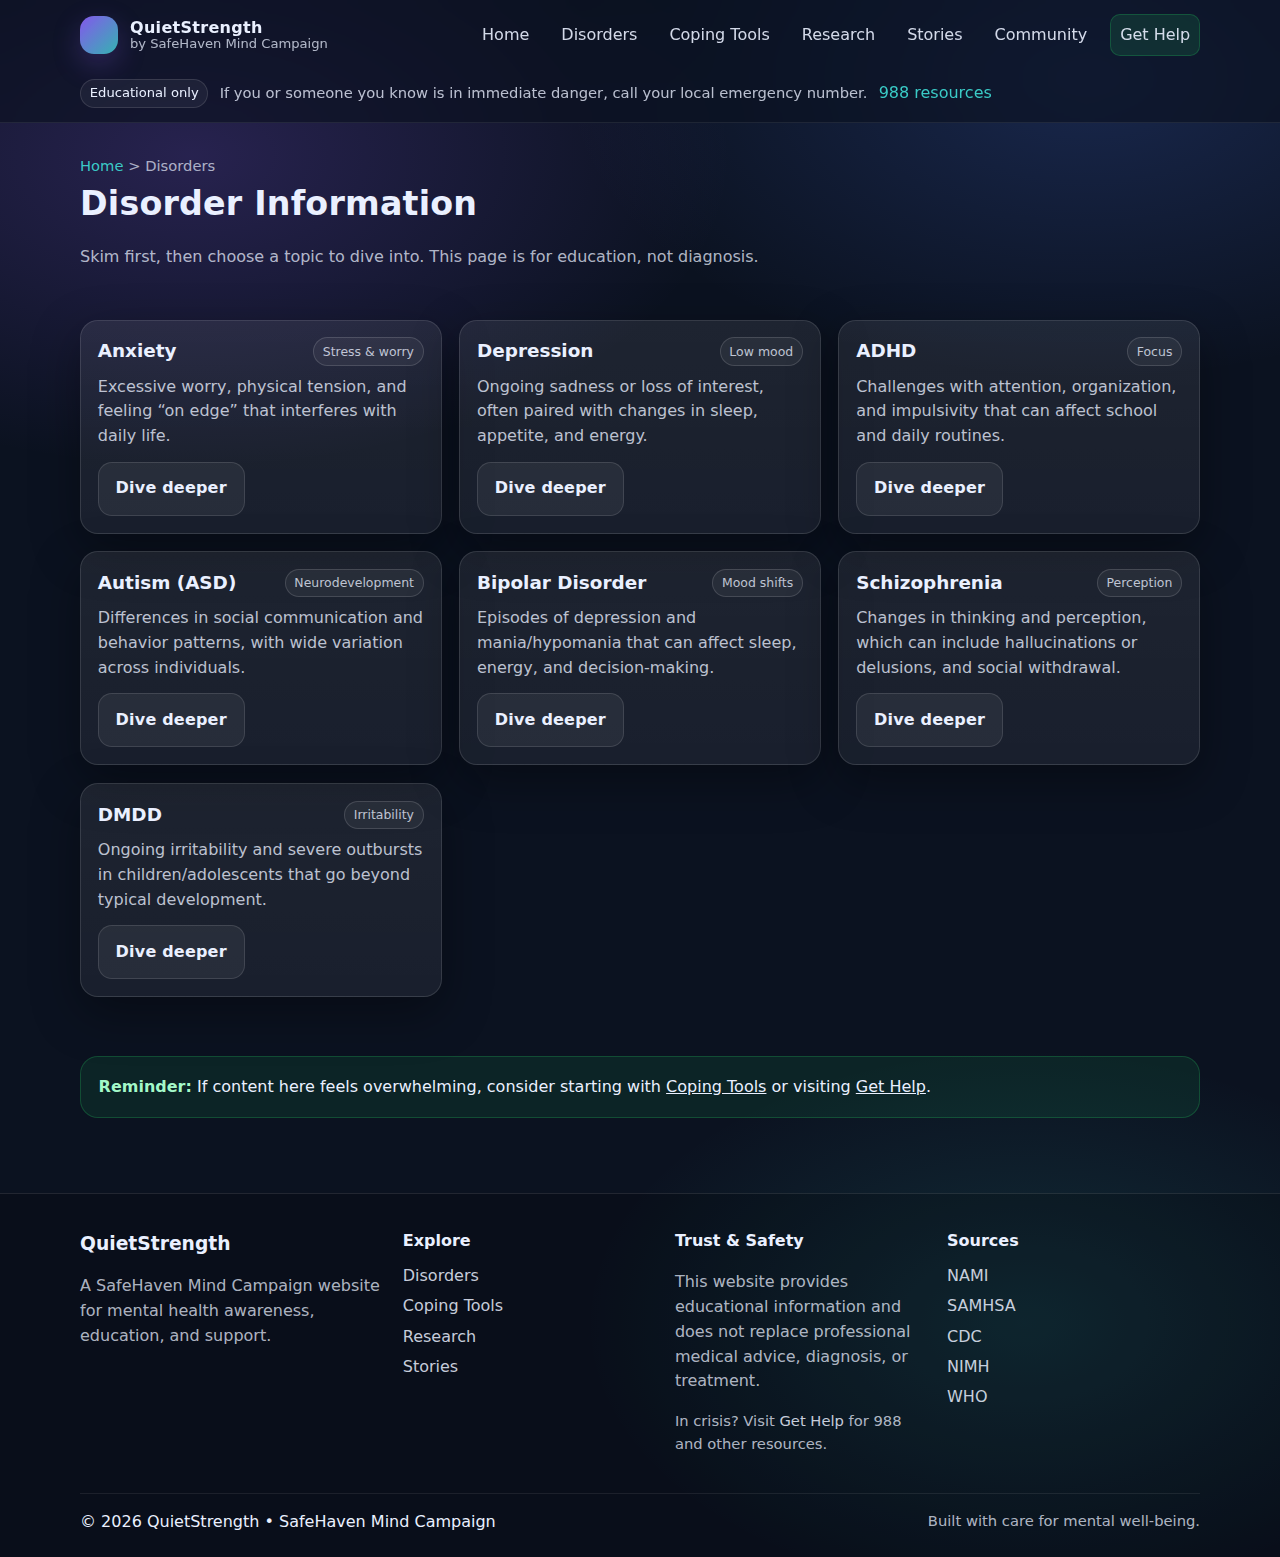
<file: disorders/index.html>
<!doctype html>
<html lang="en" data-root="../">
<head>
  <meta charset="utf-8">
  <meta name="viewport" content="width=device-width, initial-scale=1">
  <title>QuietStrength • Disorders</title>
  <meta name="description" content="Explore mental health topics with short summaries and deeper pages.">
  <link rel="stylesheet" href="../css/quitestrength.css">
</head>
<body>
  <div id="siteHeader"></div>

<main class="container">
  <div class="page-title">
    <div class="breadcrumb"><a href="../index.html">Home</a> > Disorders</div>
    <h1>Disorder Information</h1>
    <p class="muted">Skim first, then choose a topic to dive into. This page is for education, not diagnosis.</p>
  </div>

  <section class="section">
    <div class="grid three">
      <div class="card topic-card">
        <div class="topic-top">
          <h3>Anxiety</h3><span class="tag">Stress & worry</span>
        </div>
        <p>Excessive worry, physical tension, and feeling “on edge” that interferes with daily life.</p>
        <div class="topic-actions">
          <a class="btn ghost" href="anxiety.html">Dive deeper</a>
        </div>
      </div>

      <div class="card topic-card">
        <div class="topic-top">
          <h3>Depression</h3><span class="tag">Low mood</span>
        </div>
        <p>Ongoing sadness or loss of interest, often paired with changes in sleep, appetite, and energy.</p>
        <div class="topic-actions">
          <a class="btn ghost" href="depression.html">Dive deeper</a>
        </div>
      </div>

      <div class="card topic-card">
        <div class="topic-top">
          <h3>ADHD</h3><span class="tag">Focus</span>
        </div>
        <p>Challenges with attention, organization, and impulsivity that can affect school and daily routines.</p>
        <div class="topic-actions">
          <a class="btn ghost" href="adhd.html">Dive deeper</a>
        </div>
      </div>

      <div class="card topic-card">
        <div class="topic-top">
          <h3>Autism (ASD)</h3><span class="tag">Neurodevelopment</span>
        </div>
        <p>Differences in social communication and behavior patterns, with wide variation across individuals.</p>
        <div class="topic-actions">
          <a class="btn ghost" href="autism.html">Dive deeper</a>
        </div>
      </div>

      <div class="card topic-card">
        <div class="topic-top">
          <h3>Bipolar Disorder</h3><span class="tag">Mood shifts</span>
        </div>
        <p>Episodes of depression and mania/hypomania that can affect sleep, energy, and decision-making.</p>
        <div class="topic-actions">
          <a class="btn ghost" href="bipolar.html">Dive deeper</a>
        </div>
      </div>

      <div class="card topic-card">
        <div class="topic-top">
          <h3>Schizophrenia</h3><span class="tag">Perception</span>
        </div>
        <p>Changes in thinking and perception, which can include hallucinations or delusions, and social withdrawal.</p>
        <div class="topic-actions">
          <a class="btn ghost" href="schizophrenia.html">Dive deeper</a>
        </div>
      </div>

      <div class="card topic-card">
        <div class="topic-top">
          <h3>DMDD</h3><span class="tag">Irritability</span>
        </div>
        <p>Ongoing irritability and severe outbursts in children/adolescents that go beyond typical development.</p>
        <div class="topic-actions">
          <a class="btn ghost" href="dmdd.html">Dive deeper</a>
        </div>
      </div>
    </div>
  </section>

  <section class="section">
    <div class="help-callout">
      <strong>Reminder:</strong> If content here feels overwhelming, consider starting with <a href="../coping.html">Coping Tools</a> or visiting <a href="../help.html">Get Help</a>.
    </div>
  </section>
</main>
  <div id="siteFooter"></div>
  <script src="../script/main.js"></script>
</body>
</html>
</file>
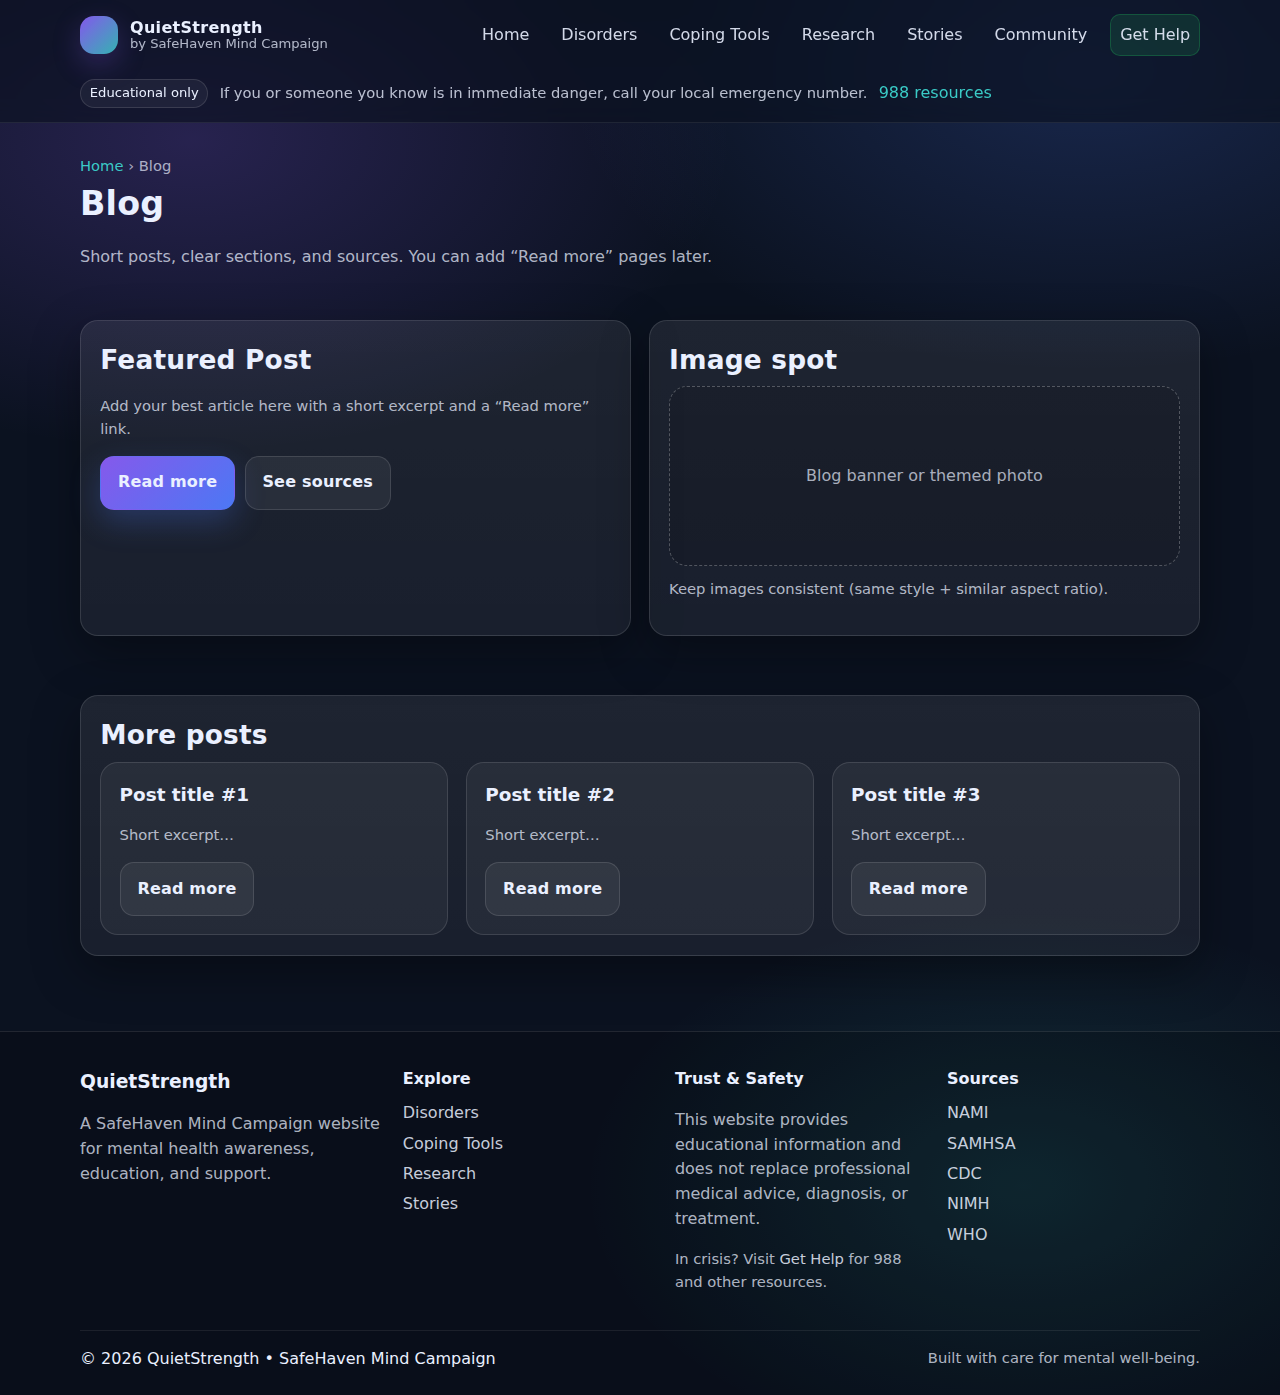
<file: blog.html>
<!doctype html>
<html lang="en" data-root="./">
<head>
  <meta charset="utf-8">
  <meta name="viewport" content="width=device-width, initial-scale=1">
  <title>QuietStrength • Blog</title>
  <meta name="description" content="Campaign blog posts and educational articles.">
  <link rel="stylesheet" href="css/quitestrength.css">
</head>
<body>
  <div id="siteHeader"></div>

<main class="container">
  <div class="page-title">
    <div class="breadcrumb"><a href="index.html">Home</a> › Blog</div>
    <h1>Blog</h1>
    <p class="muted">Short posts, clear sections, and sources. You can add “Read more” pages later.</p>
  </div>

  <section class="section">
    <div class="grid two">
      <div class="card pad">
        <h2 style="margin-top:0;">Featured Post</h2>
        <p class="muted small">Add your best article here with a short excerpt and a “Read more” link.</p>
        <div class="topic-actions">
          <a class="btn primary" href="#">Read more</a>
          <a class="btn ghost" href="research.html">See sources</a>
        </div>
      </div>

      <div class="card pad">
        <h2 style="margin-top:0;">Image spot</h2>
        <div class="placeholder-img">Blog banner or themed photo</div>
        <p class="muted small" style="margin-top:.75rem;">Keep images consistent (same style + similar aspect ratio).</p>
      </div>
    </div>
  </section>

  <section class="section">
    <div class="card pad">
      <h2 style="margin-top:0;">More posts</h2>
      <div class="grid three">
        <div class="feature">
          <h3>Post title #1</h3>
          <p class="muted small">Short excerpt…</p>
          <a class="btn ghost" href="#">Read more</a>
        </div>
        <div class="feature">
          <h3>Post title #2</h3>
          <p class="muted small">Short excerpt…</p>
          <a class="btn ghost" href="#">Read more</a>
        </div>
        <div class="feature">
          <h3>Post title #3</h3>
          <p class="muted small">Short excerpt…</p>
          <a class="btn ghost" href="#">Read more</a>
        </div>
      </div>
    </div>
  </section>
</main>
  <div id="siteFooter"></div>
  <script src="script/main.js"></script>
</body>
</html>
</file>
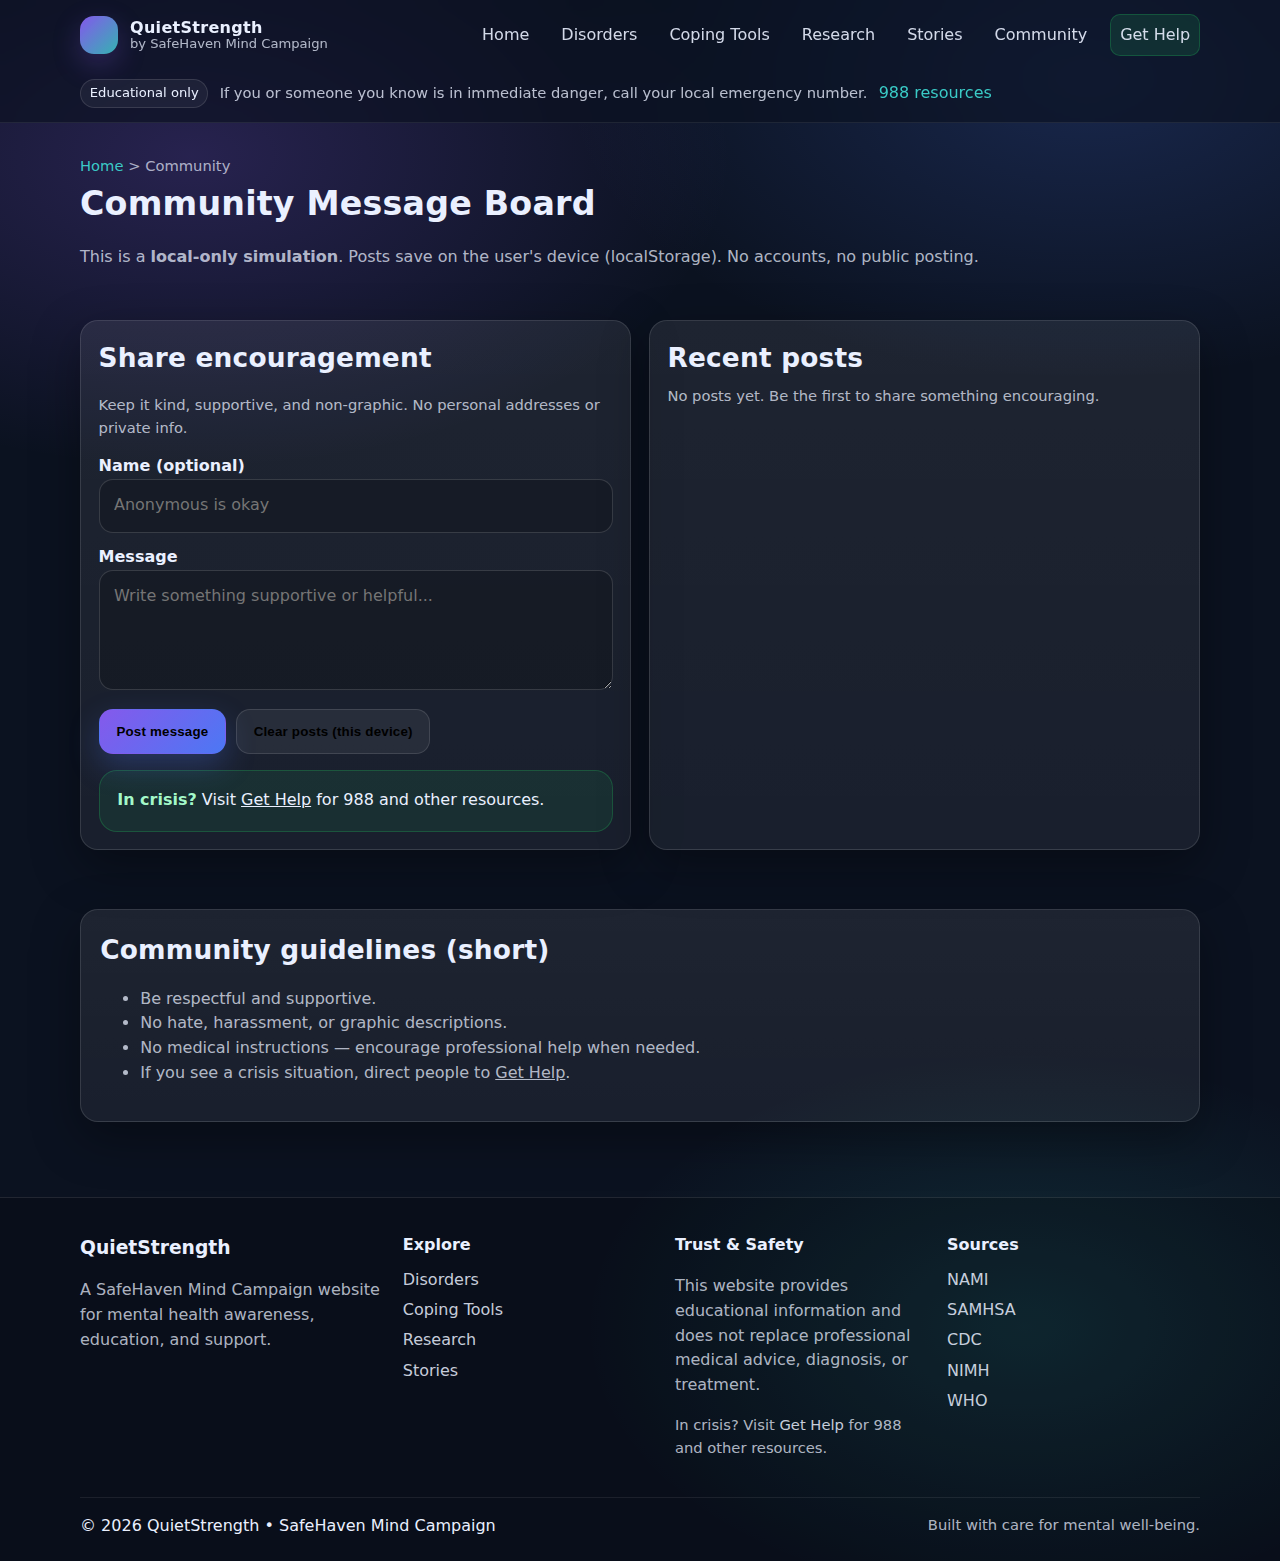
<file: community.html>
<!doctype html>
<html lang="en" data-root="./">
<head>
  <meta charset="utf-8">
  <meta name="viewport" content="width=device-width, initial-scale=1">
  <title>QuietStrength • Community</title>
  <meta name="description" content="A simple, moderated message board simulation for encouragement.">
  <link rel="stylesheet" href="css/quitestrength.css">
</head>
<body>
  <div id="siteHeader"></div>

<main class="container">
  <div class="page-title">
    <div class="breadcrumb"><a href="index.html">Home</a> > Community</div>
    <h1>Community Message Board</h1>
    <p class="muted">This is a <strong>local-only simulation</strong>. Posts save on the user's device (localStorage). No accounts, no public posting.</p>
  </div>

  <section class="section">
    <div class="grid two">
      <div class="card board">
        <h2 style="margin-top:0;">Share encouragement</h2>
        <p class="muted small">Keep it kind, supportive, and non-graphic. No personal addresses or private info.</p>

        <form id="boardForm">
          <div>
            <label for="name">Name (optional)</label>
            <input class="input" id="name" name="name" maxlength="40" placeholder="Anonymous is okay">
          </div>

          <div>
            <label for="message">Message</label>
            <textarea id="message" name="message" maxlength="900" placeholder="Write something supportive or helpful..."></textarea>
          </div>

          <div class="topic-actions">
            <button class="btn primary" type="submit">Post message</button>
            <button class="btn ghost" type="button" id="clearPosts">Clear posts (this device)</button>
          </div>
        </form>

        <div class="help-callout" style="margin-top:1rem;">
          <strong>In crisis?</strong> Visit <a href="help.html">Get Help</a> for 988 and other resources.
        </div>
      </div>

      <div class="card board">
        <h2 style="margin-top:0;">Recent posts</h2>
        <div id="postList"></div>
      </div>
    </div>
  </section>

  <section class="section">
    <div class="card pad">
      <h2 style="margin-top:0;">Community guidelines (short)</h2>
      <ul class="muted">
        <li>Be respectful and supportive.</li>
        <li>No hate, harassment, or graphic descriptions.</li>
        <li>No medical instructions — encourage professional help when needed.</li>
        <li>If you see a crisis situation, direct people to <a href="help.html">Get Help</a>.</li>
      </ul>
    </div>
  </section>
</main>
  <div id="siteFooter"></div>
  <script src="script/main.js"></script>
</body>
</html>
</file>
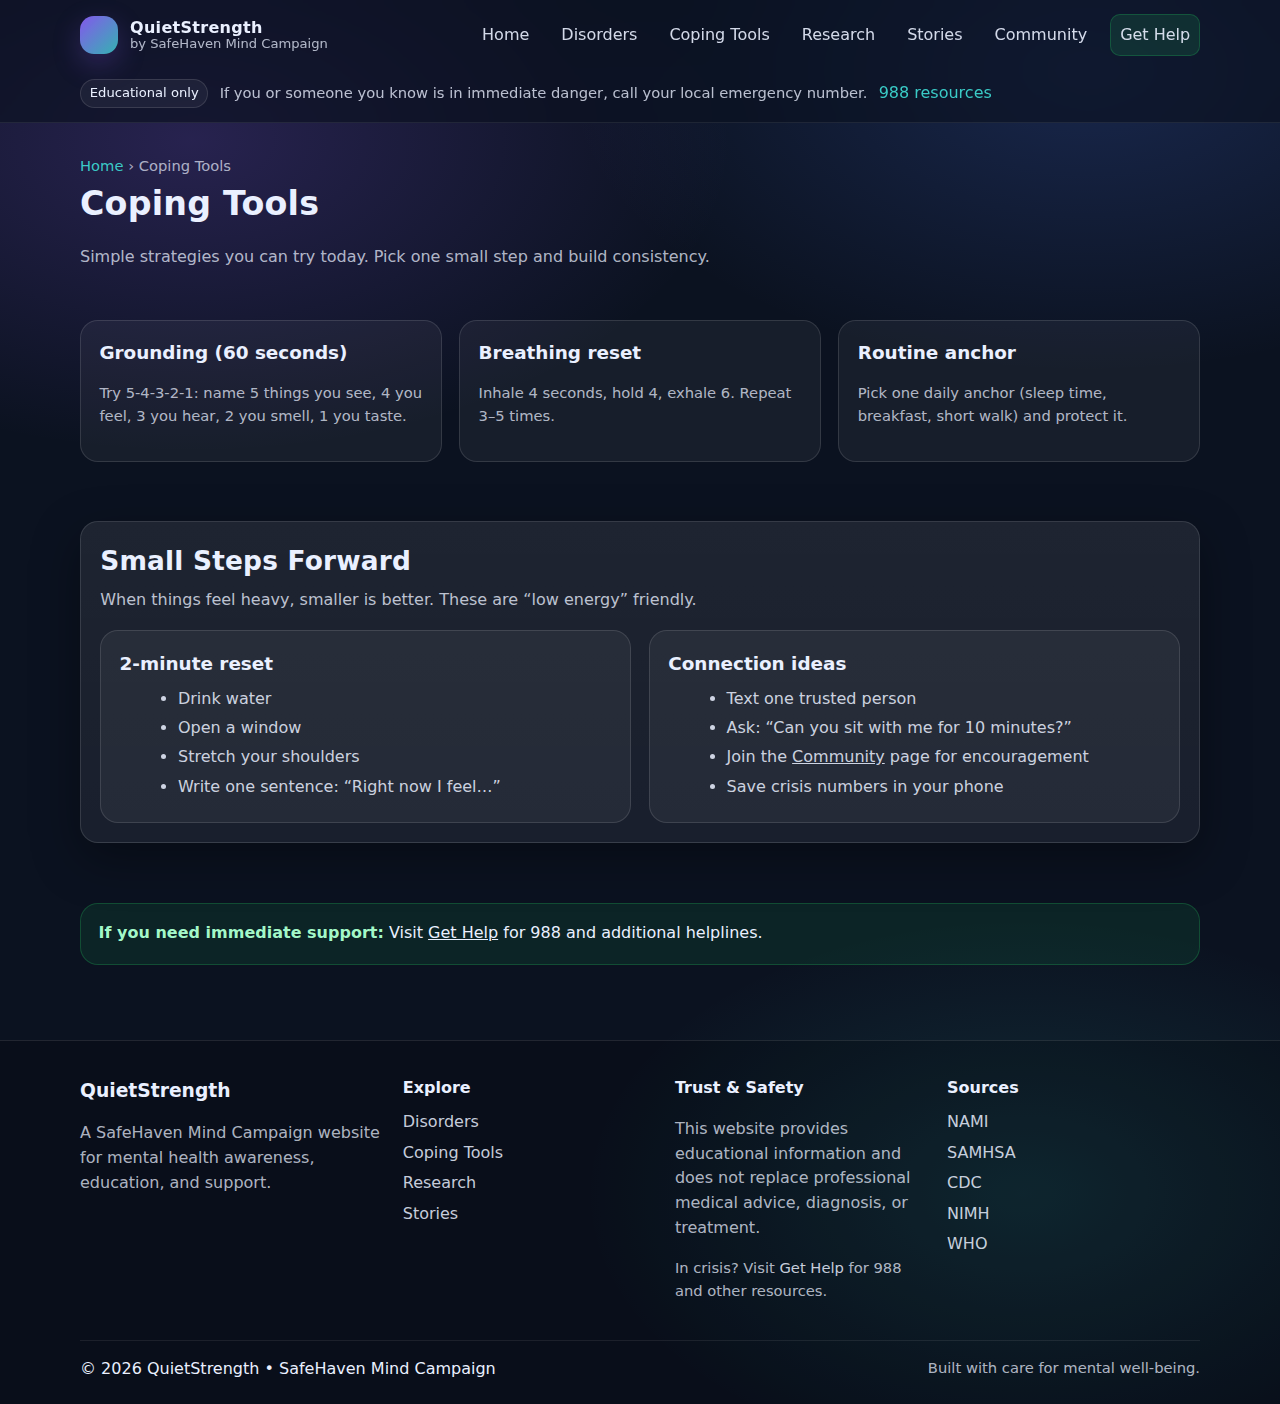
<file: coping.html>
<!doctype html>
<html lang="en" data-root="./">
<head>
  <meta charset="utf-8">
  <meta name="viewport" content="width=device-width, initial-scale=1">
  <title>QuietStrength • Coping Tools</title>
  <meta name="description" content="Practical coping strategies and small steps forward.">
  <link rel="stylesheet" href="css/quitestrength.css">
</head>
<body>
  <div id="siteHeader"></div>

<main class="container">
  <div class="page-title">
    <div class="breadcrumb"><a href="index.html">Home</a> › Coping Tools</div>
    <h1>Coping Tools</h1>
    <p class="muted">Simple strategies you can try today. Pick one small step and build consistency.</p>
  </div>

  <section class="section">
    <div class="grid three">
      <div class="feature">
        <h3>Grounding (60 seconds)</h3>
        <p class="muted small">Try 5-4-3-2-1: name 5 things you see, 4 you feel, 3 you hear, 2 you smell, 1 you taste.</p>
      </div>
      <div class="feature">
        <h3>Breathing reset</h3>
        <p class="muted small">Inhale 4 seconds, hold 4, exhale 6. Repeat 3–5 times.</p>
      </div>
      <div class="feature">
        <h3>Routine anchor</h3>
        <p class="muted small">Pick one daily anchor (sleep time, breakfast, short walk) and protect it.</p>
      </div>
    </div>
  </section>

  <section class="section">
    <div class="card pad">
      <h2 style="margin-top:0;">Small Steps Forward</h2>
      <p class="lead">When things feel heavy, smaller is better. These are “low energy” friendly.</p>

      <div class="grid two">
        <div class="feature">
          <h3>2-minute reset</h3>
          <ul>
            <li>Drink water</li>
            <li>Open a window</li>
            <li>Stretch your shoulders</li>
            <li>Write one sentence: “Right now I feel…”</li>
          </ul>
        </div>
        <div class="feature">
          <h3>Connection ideas</h3>
          <ul>
            <li>Text one trusted person</li>
            <li>Ask: “Can you sit with me for 10 minutes?”</li>
            <li>Join the <a href="community.html">Community</a> page for encouragement</li>
            <li>Save crisis numbers in your phone</li>
          </ul>
        </div>
      </div>
    </div>
  </section>

  <section class="section">
    <div class="help-callout">
      <strong>If you need immediate support:</strong> Visit <a href="help.html">Get Help</a> for 988 and additional helplines.
    </div>
  </section>
</main>
  <div id="siteFooter"></div>
  <script src="script/main.js"></script>
</body>
</html>
</file>
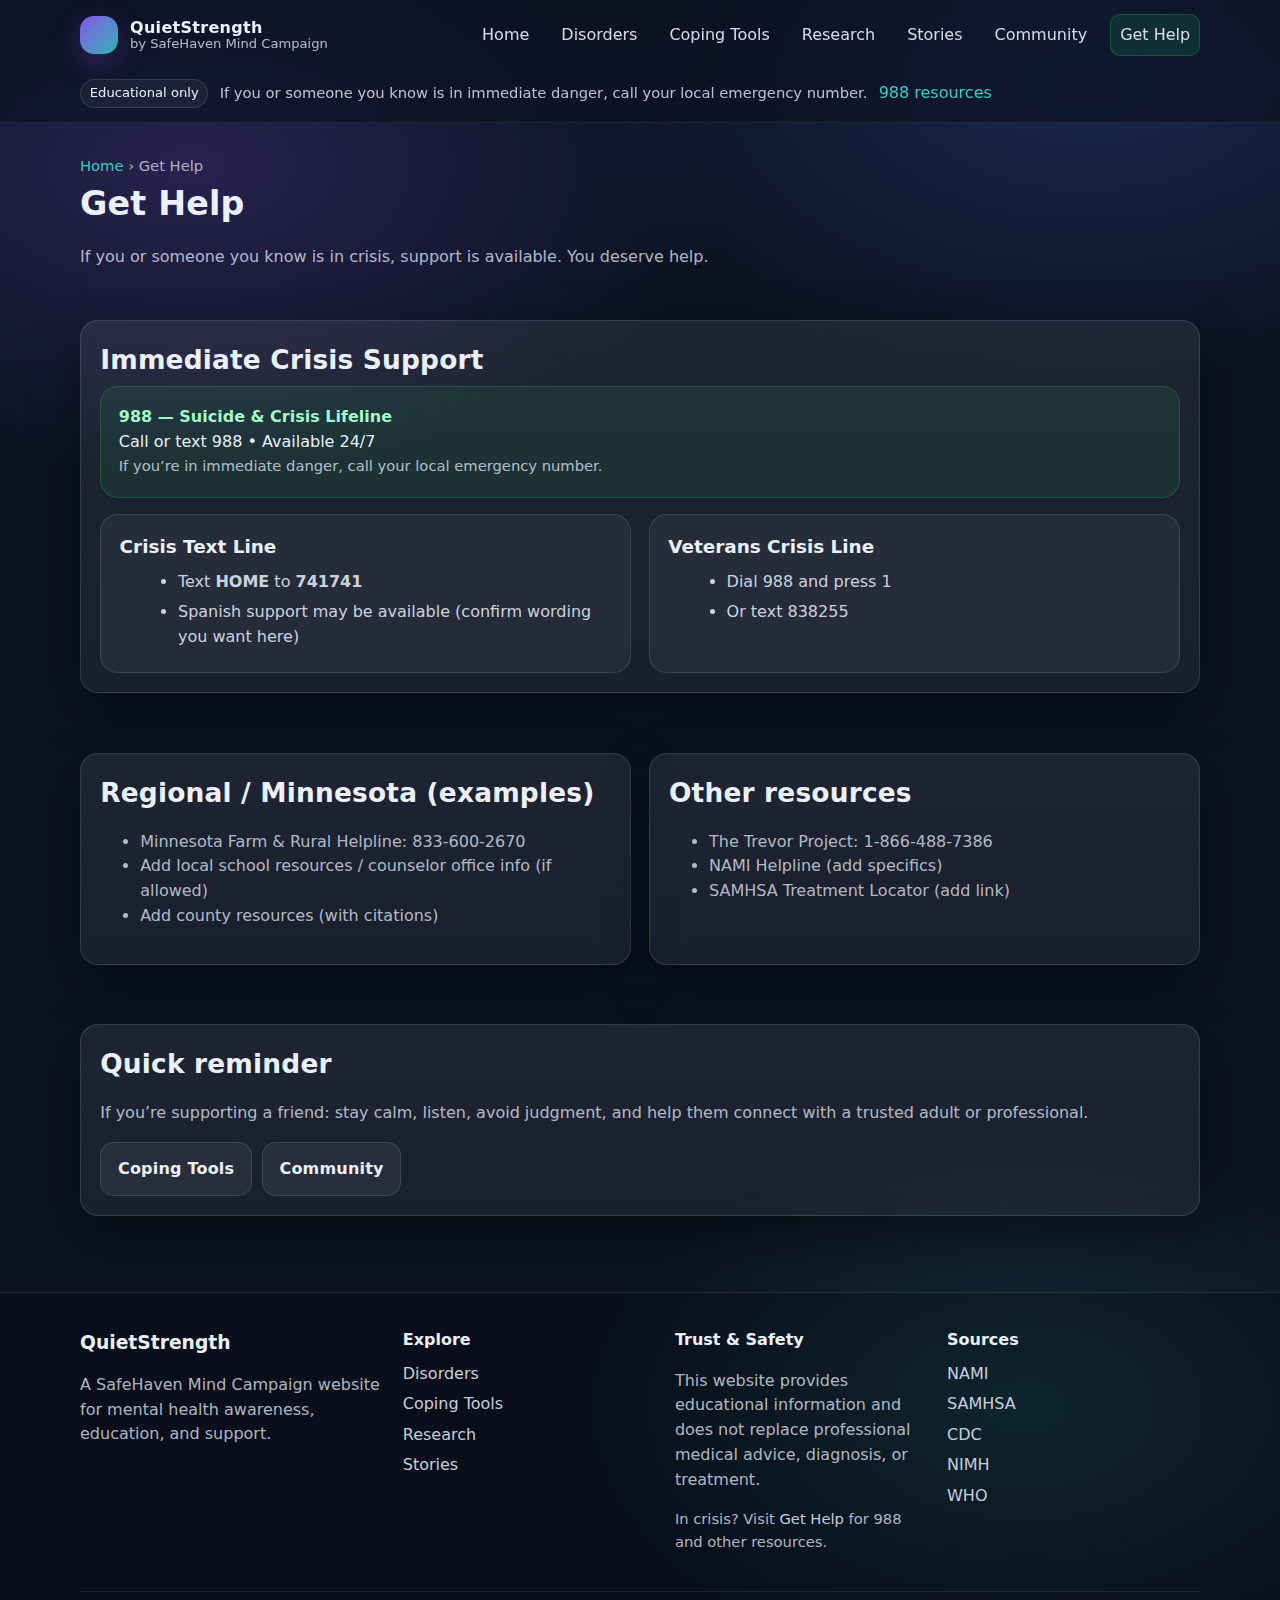
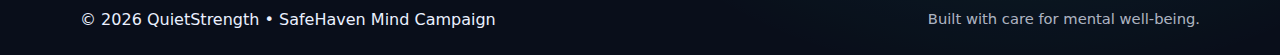
<file: help.html>
<!doctype html>
<html lang="en" data-root="./">
<head>
  <meta charset="utf-8">
  <meta name="viewport" content="width=device-width, initial-scale=1">
  <title>QuietStrength • Get Help</title>
  <meta name="description" content="Crisis and support resources including 988 and other helplines.">
  <link rel="stylesheet" href="css/quitestrength.css">
</head>
<body>
  <div id="siteHeader"></div>

<main class="container">
  <div class="page-title">
    <div class="breadcrumb"><a href="index.html">Home</a> › Get Help</div>
    <h1>Get Help</h1>
    <p class="muted">If you or someone you know is in crisis, support is available. You deserve help.</p>
  </div>

  <section class="section">
    <div class="card pad">
      <h2 style="margin-top:0;">Immediate Crisis Support</h2>
      <div class="help-callout">
        <strong>988 — Suicide &amp; Crisis Lifeline</strong><br>
        Call or text 988 • Available 24/7<br>
        <span class="muted small">If you’re in immediate danger, call your local emergency number.</span>
      </div>

      <div class="grid two" style="margin-top:1rem;">
        <div class="feature">
          <h3>Crisis Text Line</h3>
          <ul>
            <li>Text <strong>HOME</strong> to <strong>741741</strong></li>
            <li>Spanish support may be available (confirm wording you want here)</li>
          </ul>
        </div>
        <div class="feature">
          <h3>Veterans Crisis Line</h3>
          <ul>
            <li>Dial 988 and press 1</li>
            <li>Or text 838255</li>
          </ul>
        </div>
      </div>
    </div>
  </section>

  <section class="section">
    <div class="grid two">
      <div class="card pad">
        <h2 style="margin-top:0;">Regional / Minnesota (examples)</h2>
        <ul class="muted">
          <li>Minnesota Farm & Rural Helpline: 833-600-2670</li>
          <li>Add local school resources / counselor office info (if allowed)</li>
          <li>Add county resources (with citations)</li>
        </ul>
      </div>

      <div class="card pad">
        <h2 style="margin-top:0;">Other resources</h2>
        <ul class="muted">
          <li>The Trevor Project: 1-866-488-7386</li>
          <li>NAMI Helpline (add specifics)</li>
          <li>SAMHSA Treatment Locator (add link)</li>
        </ul>
      </div>
    </div>
  </section>

  <section class="section">
    <div class="card pad">
      <h2 style="margin-top:0;">Quick reminder</h2>
      <p class="muted">If you’re supporting a friend: stay calm, listen, avoid judgment, and help them connect with a trusted adult or professional.</p>
      <div class="topic-actions">
        <a class="btn ghost" href="coping.html">Coping Tools</a>
        <a class="btn ghost" href="community.html">Community</a>
      </div>
    </div>
  </section>
</main>
  <div id="siteFooter"></div>
  <script src="script/main.js"></script>
</body>
</html>
</file>
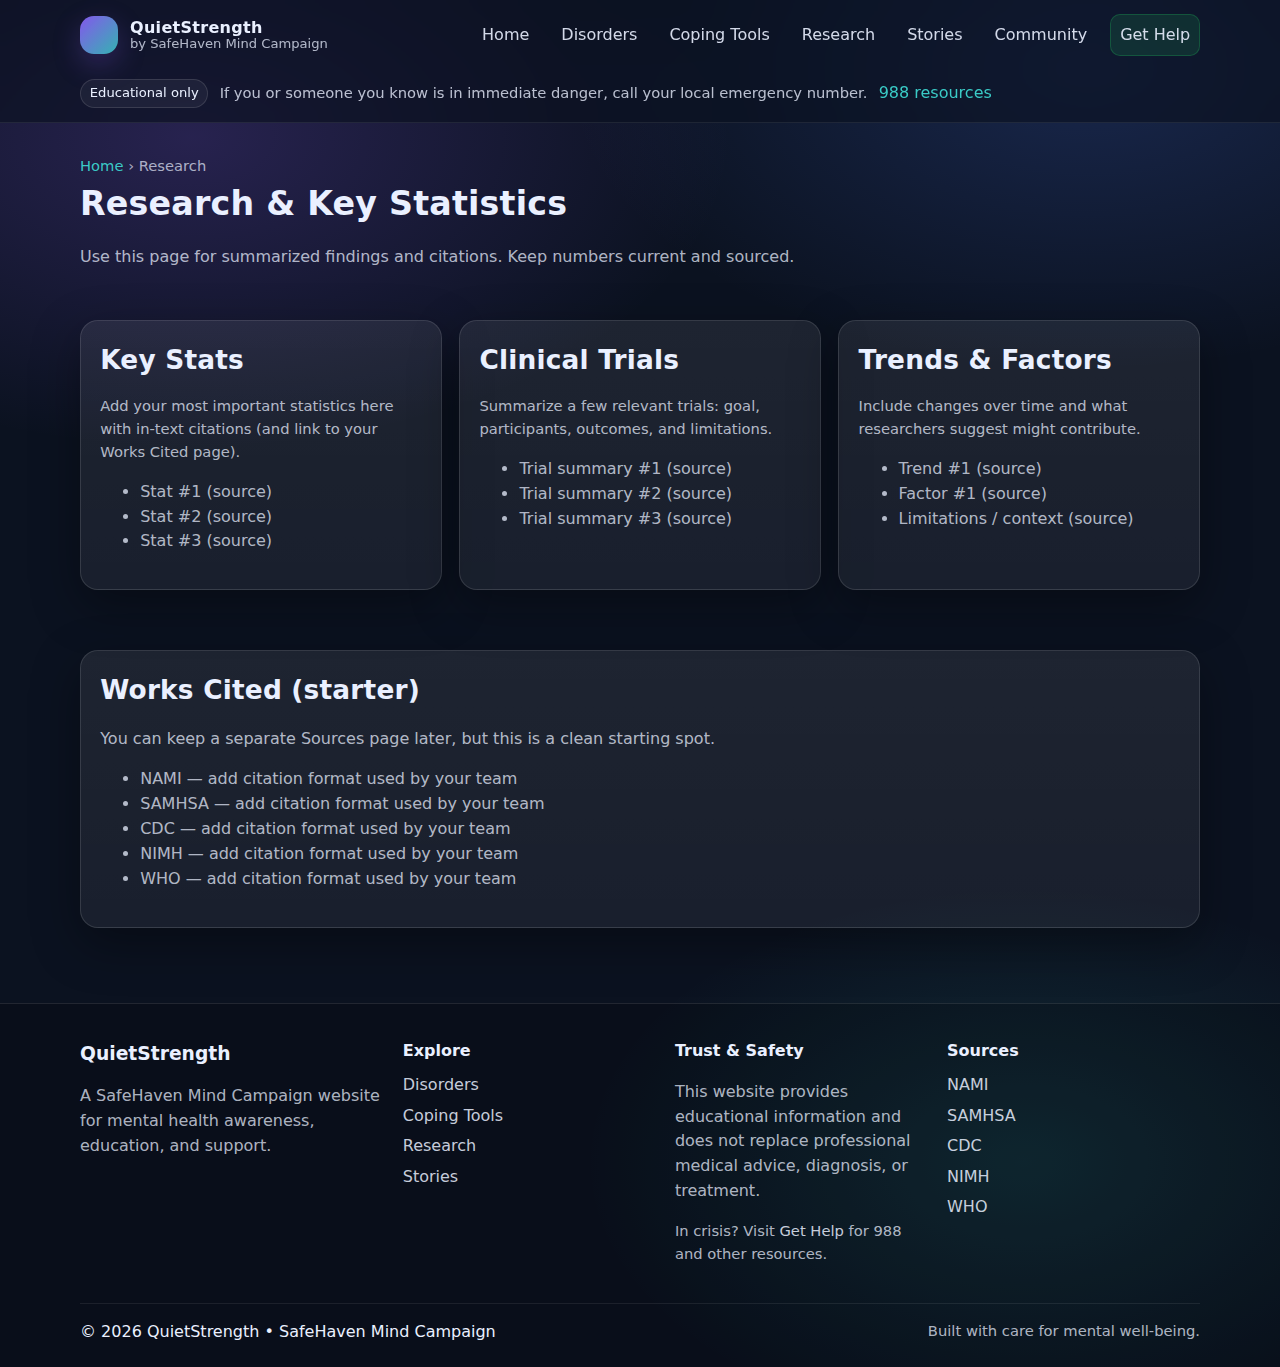
<file: research.html>
<!doctype html>
<html lang="en" data-root="./">
<head>
  <meta charset="utf-8">
  <meta name="viewport" content="width=device-width, initial-scale=1">
  <title>QuietStrength • Research</title>
  <meta name="description" content="Key statistics, credible sources, and clinical trial summaries.">
  <link rel="stylesheet" href="css/quitestrength.css">
</head>
<body>
  <div id="siteHeader"></div>

<main class="container">
  <div class="page-title">
    <div class="breadcrumb"><a href="index.html">Home</a> › Research</div>
    <h1>Research & Key Statistics</h1>
    <p class="muted">Use this page for summarized findings and citations. Keep numbers current and sourced.</p>
  </div>

  <section class="section">
    <div class="grid three">
      <div class="card pad">
        <h2 style="margin-top:0;">Key Stats</h2>
        <p class="muted small">Add your most important statistics here with in-text citations (and link to your Works Cited page).</p>
        <ul class="muted">
          <li>Stat #1 (source)</li>
          <li>Stat #2 (source)</li>
          <li>Stat #3 (source)</li>
        </ul>
      </div>

      <div class="card pad">
        <h2 style="margin-top:0;">Clinical Trials</h2>
        <p class="muted small">Summarize a few relevant trials: goal, participants, outcomes, and limitations.</p>
        <ul class="muted">
          <li>Trial summary #1 (source)</li>
          <li>Trial summary #2 (source)</li>
          <li>Trial summary #3 (source)</li>
        </ul>
      </div>

      <div class="card pad">
        <h2 style="margin-top:0;">Trends & Factors</h2>
        <p class="muted small">Include changes over time and what researchers suggest might contribute.</p>
        <ul class="muted">
          <li>Trend #1 (source)</li>
          <li>Factor #1 (source)</li>
          <li>Limitations / context (source)</li>
        </ul>
      </div>
    </div>
  </section>

  <section class="section">
    <div class="card pad">
      <h2 style="margin-top:0;">Works Cited (starter)</h2>
      <p class="muted">You can keep a separate Sources page later, but this is a clean starting spot.</p>
      <ul class="muted">
        <li>NAMI — add citation format used by your team</li>
        <li>SAMHSA — add citation format used by your team</li>
        <li>CDC — add citation format used by your team</li>
        <li>NIMH — add citation format used by your team</li>
        <li>WHO — add citation format used by your team</li>
      </ul>
    </div>
  </section>
</main>
  <div id="siteFooter"></div>
  <script src="script/main.js"></script>
</body>
</html>
</file>
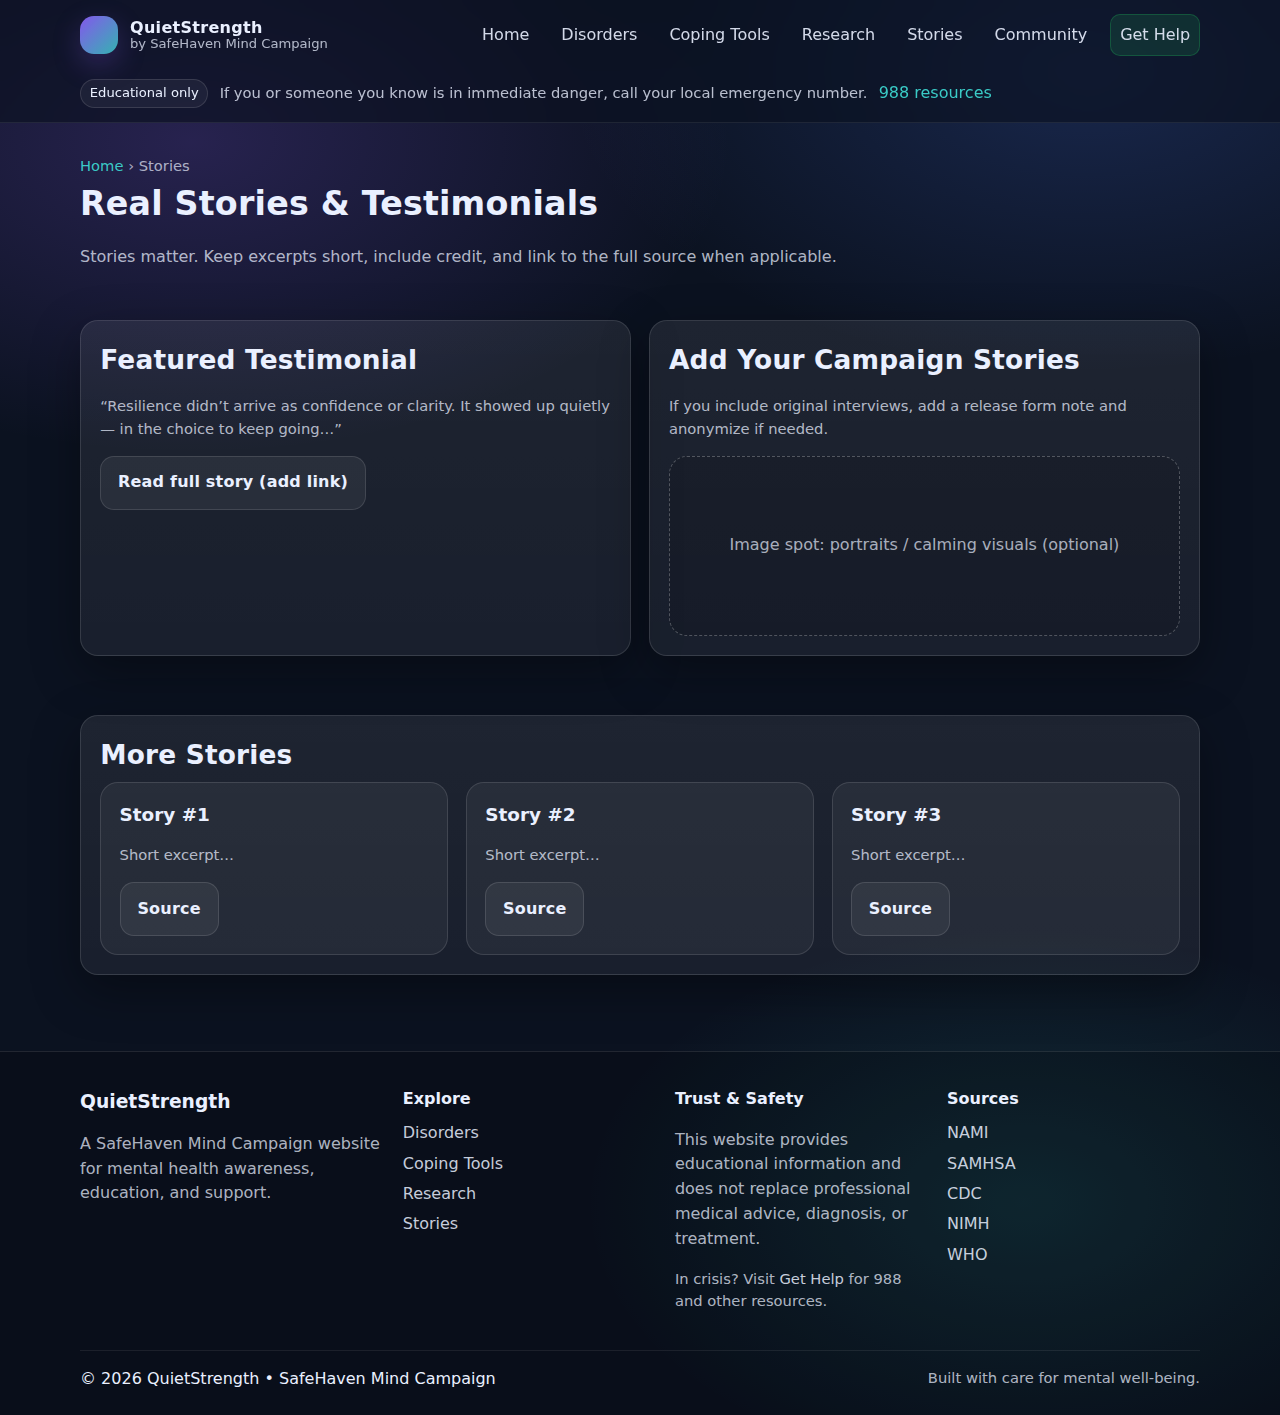
<file: stories.html>
<!doctype html>
<html lang="en" data-root="./">
<head>
  <meta charset="utf-8">
  <meta name="viewport" content="width=device-width, initial-scale=1">
  <title>QuietStrength • Stories</title>
  <meta name="description" content="Real stories and testimonials that humanize mental health challenges.">
  <link rel="stylesheet" href="css/quitestrength.css">
</head>
<body>
  <div id="siteHeader"></div>

<main class="container">
  <div class="page-title">
    <div class="breadcrumb"><a href="index.html">Home</a> › Stories</div>
    <h1>Real Stories & Testimonials</h1>
    <p class="muted">Stories matter. Keep excerpts short, include credit, and link to the full source when applicable.</p>
  </div>

  <section class="section">
    <div class="grid two">
      <div class="card pad">
        <h2 style="margin-top:0;">Featured Testimonial</h2>
        <p class="muted small">“Resilience didn’t arrive as confidence or clarity. It showed up quietly — in the choice to keep going…”</p>
        <a class="btn ghost" href="#" target="_blank" rel="noopener">Read full story (add link)</a>
      </div>

      <div class="card pad">
        <h2 style="margin-top:0;">Add Your Campaign Stories</h2>
        <p class="muted small">If you include original interviews, add a release form note and anonymize if needed.</p>
        <div class="placeholder-img">Image spot: portraits / calming visuals (optional)</div>
      </div>
    </div>
  </section>

  <section class="section">
    <div class="card pad">
      <h2 style="margin-top:0;">More Stories</h2>
      <div class="grid three">
        <div class="feature">
          <h3>Story #1</h3>
          <p class="muted small">Short excerpt…</p>
          <a class="btn ghost" href="#" target="_blank" rel="noopener">Source</a>
        </div>
        <div class="feature">
          <h3>Story #2</h3>
          <p class="muted small">Short excerpt…</p>
          <a class="btn ghost" href="#" target="_blank" rel="noopener">Source</a>
        </div>
        <div class="feature">
          <h3>Story #3</h3>
          <p class="muted small">Short excerpt…</p>
          <a class="btn ghost" href="#" target="_blank" rel="noopener">Source</a>
        </div>
      </div>
    </div>
  </section>
</main>
  <div id="siteFooter"></div>
  <script src="script/main.js"></script>
</body>
</html>
</file>
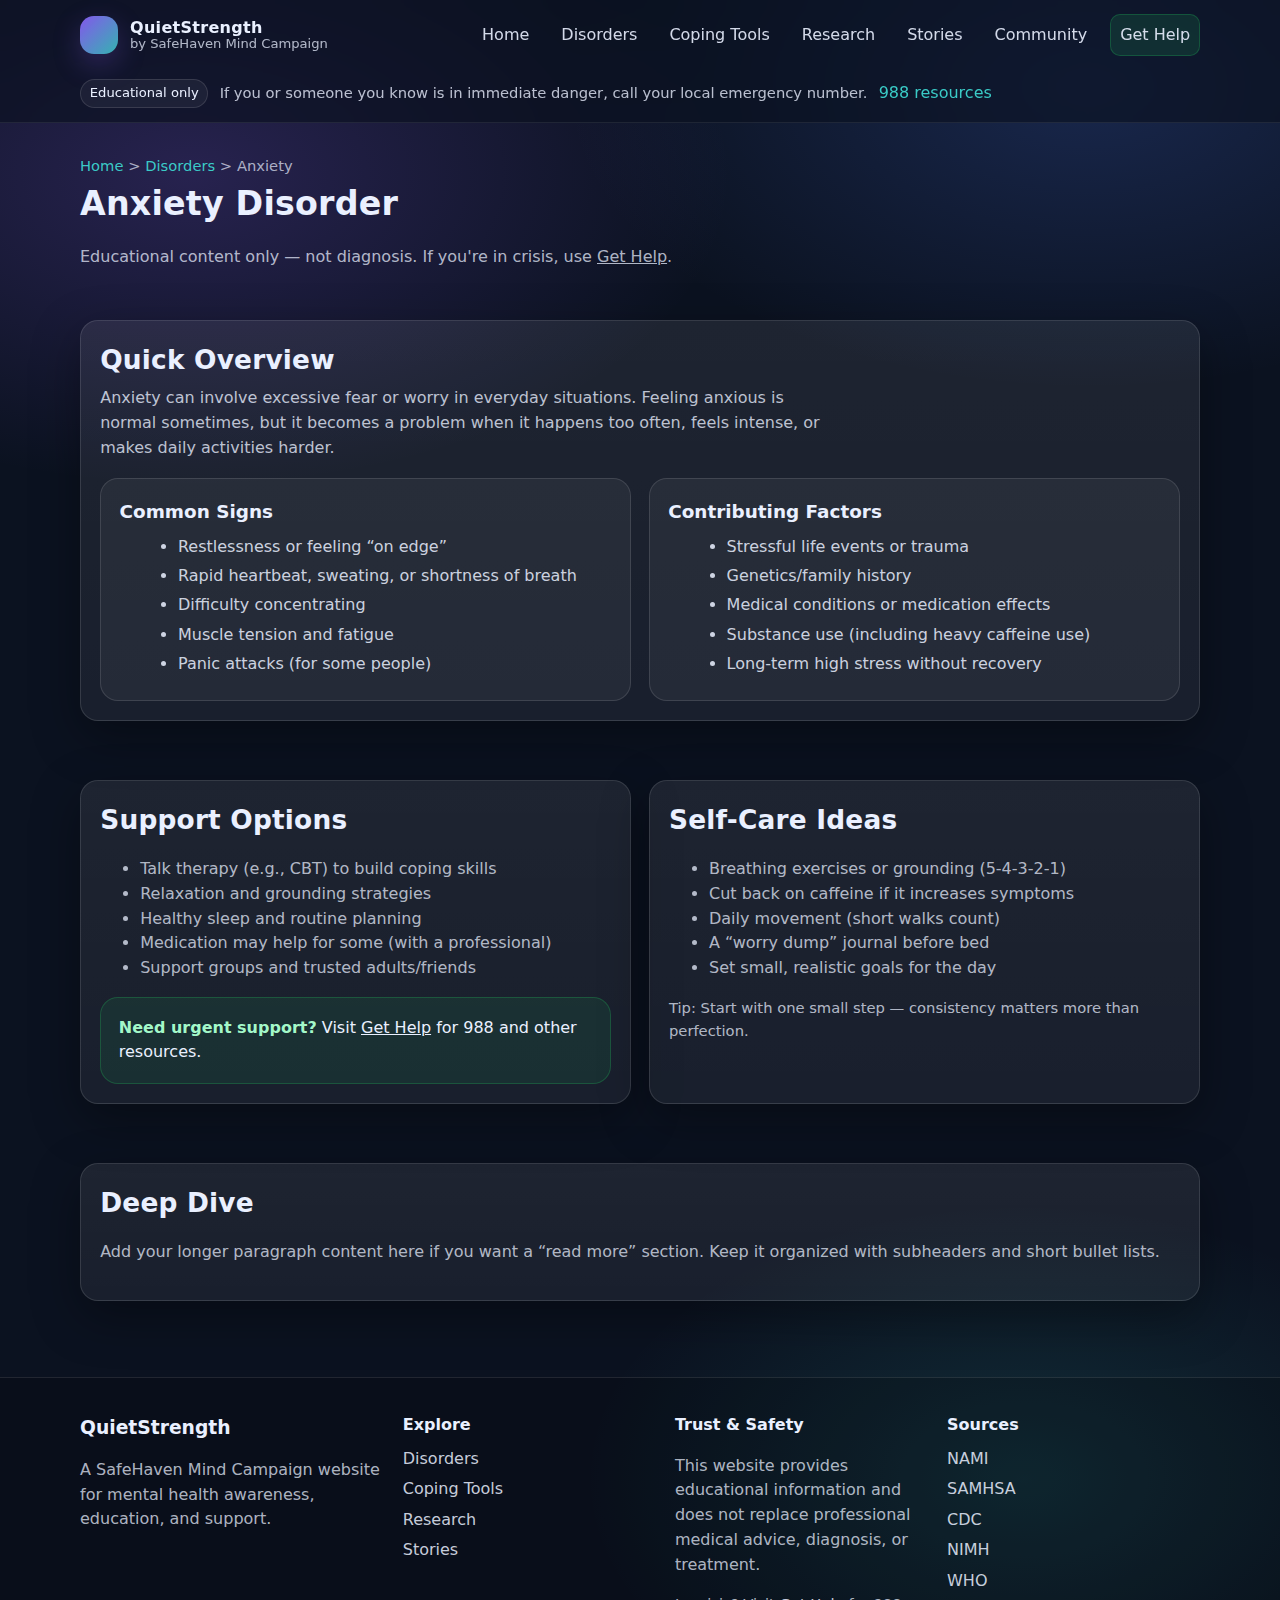
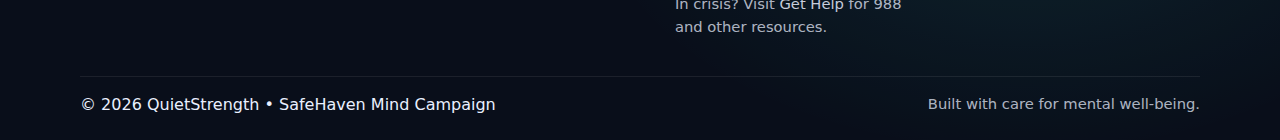
<file: disorders/ANXIETY.html>
<!doctype html>
<html lang="en" data-root="../">
<head>
  <meta charset="utf-8">
  <meta name="viewport" content="width=device-width, initial-scale=1">
  <title>QuietStrength • Anxiety Disorder</title>
  <meta name="description" content="Learn about Anxiety Disorder with summaries and support options.">
  <link rel="stylesheet" href="../css/quitestrength.css">
</head>
<body>
  <div id="siteHeader"></div>

<main class="container">
  <div class="page-title">
    <div class="breadcrumb"><a href="../index.html">Home</a> > <a href="index.html">Disorders</a> > Anxiety</div>
    <h1>Anxiety Disorder</h1>
    <p class="muted">Educational content only — not diagnosis. If you're in crisis, use <a href="../help.html">Get Help</a>.</p>
  </div>

  <section class="section">
    <div class="card pad">
      <h2 style="margin-top:0;">Quick Overview</h2>
      <p class="lead">Anxiety can involve excessive fear or worry in everyday situations. Feeling anxious is normal sometimes, but it becomes a problem when it happens too often, feels intense, or makes daily activities harder.</p>
      <div class="grid two">
        <div class="feature">
          <h3>Common Signs</h3>
          <ul>
            <li>Restlessness or feeling “on edge”</li><li>Rapid heartbeat, sweating, or shortness of breath</li><li>Difficulty concentrating</li><li>Muscle tension and fatigue</li><li>Panic attacks (for some people)</li>
          </ul>
        </div>
        <div class="feature">
          <h3>Contributing Factors</h3>
          <ul>
            <li>Stressful life events or trauma</li><li>Genetics/family history</li><li>Medical conditions or medication effects</li><li>Substance use (including heavy caffeine use)</li><li>Long-term high stress without recovery</li>
          </ul>
        </div>
      </div>
    </div>
  </section>

  <section class="section">
    <div class="grid two">
      <div class="card pad">
        <h2 style="margin-top:0;">Support Options</h2>
        <ul class="muted">
          <li>Talk therapy (e.g., CBT) to build coping skills</li><li>Relaxation and grounding strategies</li><li>Healthy sleep and routine planning</li><li>Medication may help for some (with a professional)</li><li>Support groups and trusted adults/friends</li>
        </ul>
        <div style="margin-top:1rem" class="help-callout">
          <strong>Need urgent support?</strong> Visit <a href="../help.html">Get Help</a> for 988 and other resources.
        </div>
      </div>

      <div class="card pad">
        <h2 style="margin-top:0;">Self-Care Ideas</h2>
        <ul class="muted">
          <li>Breathing exercises or grounding (5-4-3-2-1)</li><li>Cut back on caffeine if it increases symptoms</li><li>Daily movement (short walks count)</li><li>A “worry dump” journal before bed</li><li>Set small, realistic goals for the day</li>
        </ul>
        <p class="muted small" style="margin-top:.9rem;">Tip: Start with one small step — consistency matters more than perfection.</p>
      </div>
    </div>
  </section>
  
  <section class="section">
    <div class="card pad">
      <h2 style="margin-top:0;">Deep Dive</h2>
      <p class="muted">Add your longer paragraph content here if you want a “read more” section. Keep it organized with subheaders and short bullet lists.</p>
    </div>
  </section>
</main>
  <div id="siteFooter"></div>
  <script src="../script/main.js"></script>
</body>
</html>
</file>
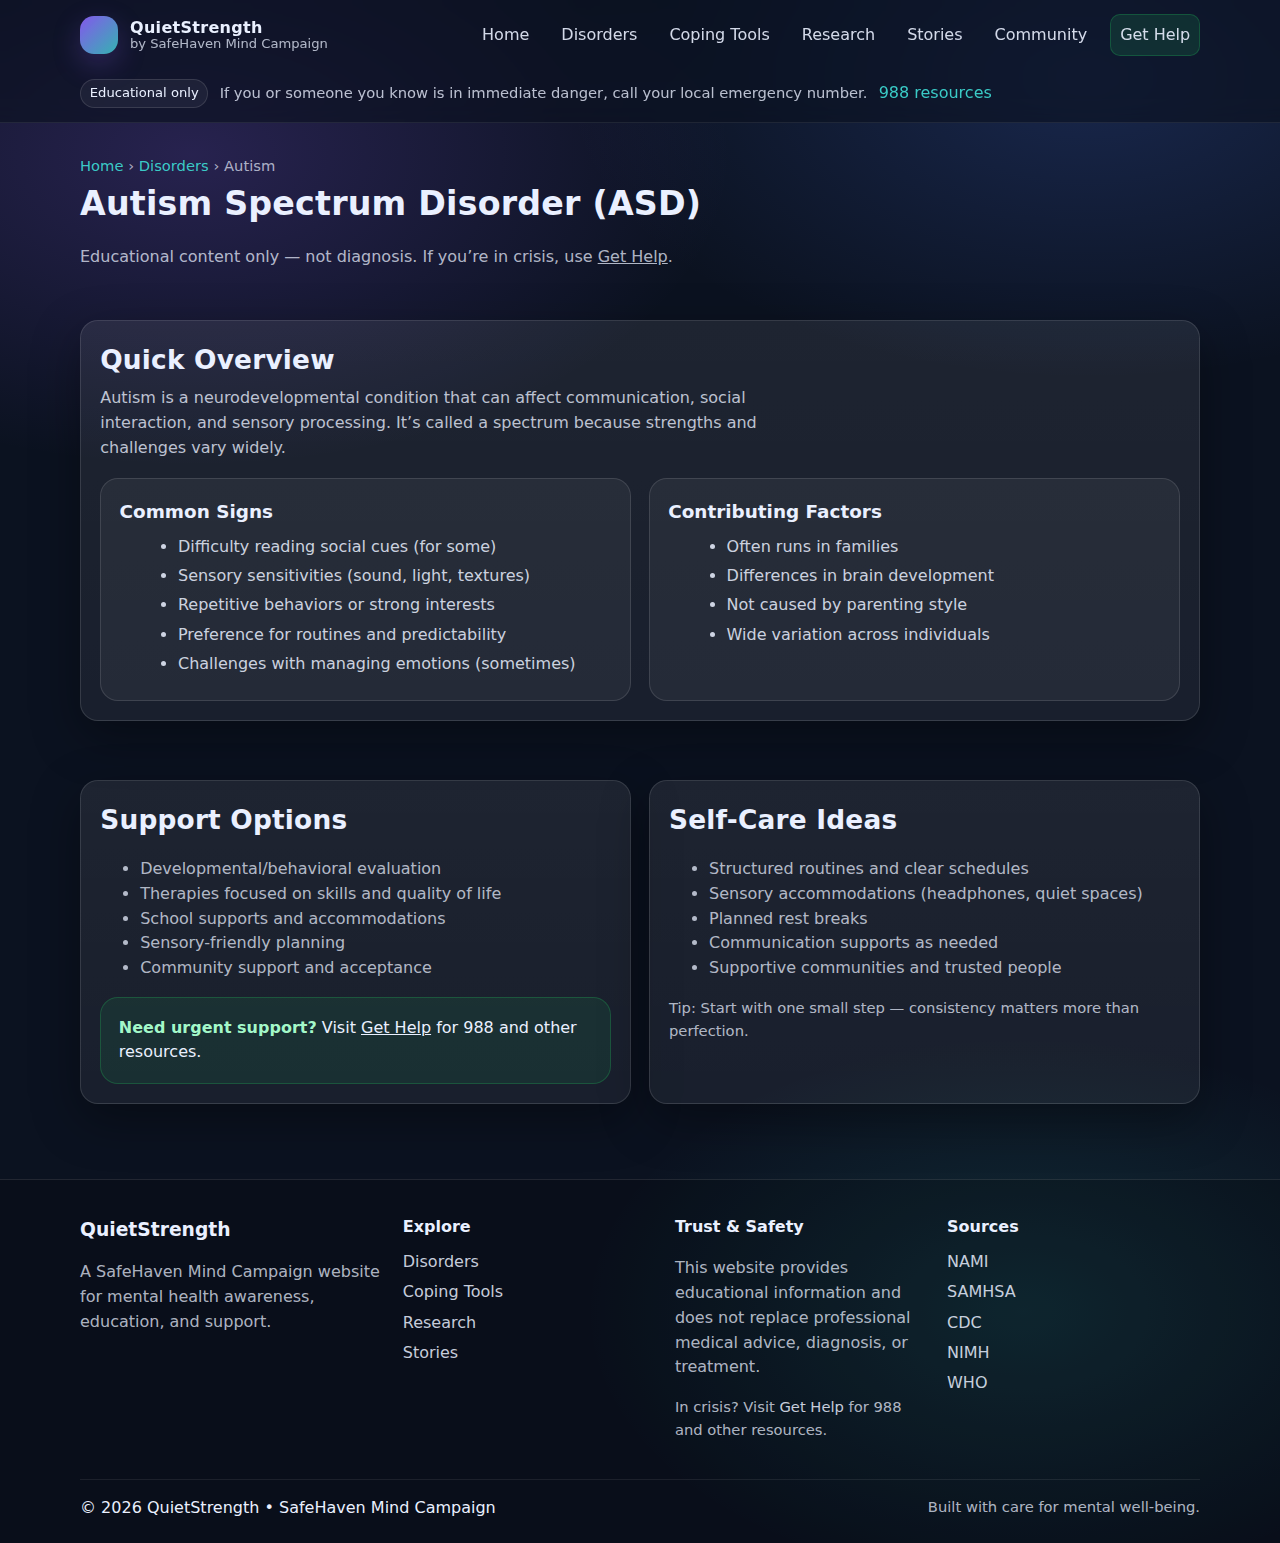
<file: disorders/AUTISM.html>
<!doctype html>
<html lang="en" data-root="../">
<head>
  <meta charset="utf-8">
  <meta name="viewport" content="width=device-width, initial-scale=1">
  <title>QuietStrength • Autism Spectrum Disorder (ASD)</title>
  <meta name="description" content="Learn about Autism Spectrum Disorder (ASD) with summaries and support options.">
  <link rel="stylesheet" href="../css/quitestrength.css">
</head>
<body>
  <div id="siteHeader"></div>

<main class="container">
  <div class="page-title">
    <div class="breadcrumb"><a href="../index.html">Home</a> › <a href="index.html">Disorders</a> › Autism</div>
    <h1>Autism Spectrum Disorder (ASD)</h1>
    <p class="muted">Educational content only — not diagnosis. If you’re in crisis, use <a href="../help.html">Get Help</a>.</p>
  </div>

  <section class="section">
    <div class="card pad">
      <h2 style="margin-top:0;">Quick Overview</h2>
      <p class="lead">Autism is a neurodevelopmental condition that can affect communication, social interaction, and sensory processing. It’s called a spectrum because strengths and challenges vary widely.</p>
      <div class="grid two">
        <div class="feature">
          <h3>Common Signs</h3>
          <ul>
            <li>Difficulty reading social cues (for some)</li><li>Sensory sensitivities (sound, light, textures)</li><li>Repetitive behaviors or strong interests</li><li>Preference for routines and predictability</li><li>Challenges with managing emotions (sometimes)</li>
          </ul>
        </div>
        <div class="feature">
          <h3>Contributing Factors</h3>
          <ul>
            <li>Often runs in families</li><li>Differences in brain development</li><li>Not caused by parenting style</li><li>Wide variation across individuals</li>
          </ul>
        </div>
      </div>
    </div>
  </section>

  <section class="section">
    <div class="grid two">
      <div class="card pad">
        <h2 style="margin-top:0;">Support Options</h2>
        <ul class="muted">
          <li>Developmental/behavioral evaluation</li><li>Therapies focused on skills and quality of life</li><li>School supports and accommodations</li><li>Sensory-friendly planning</li><li>Community support and acceptance</li>
        </ul>
        <div style="margin-top:1rem" class="help-callout">
          <strong>Need urgent support?</strong> Visit <a href="../help.html">Get Help</a> for 988 and other resources.
        </div>
      </div>

      <div class="card pad">
        <h2 style="margin-top:0;">Self-Care Ideas</h2>
        <ul class="muted">
          <li>Structured routines and clear schedules</li><li>Sensory accommodations (headphones, quiet spaces)</li><li>Planned rest breaks</li><li>Communication supports as needed</li><li>Supportive communities and trusted people</li>
        </ul>
        <p class="muted small" style="margin-top:.9rem;">Tip: Start with one small step — consistency matters more than perfection.</p>
      </div>
    </div>
  </section>
  
</main>
  <div id="siteFooter"></div>
  <script src="../script/main.js"></script>
</body>
</html>
</file>
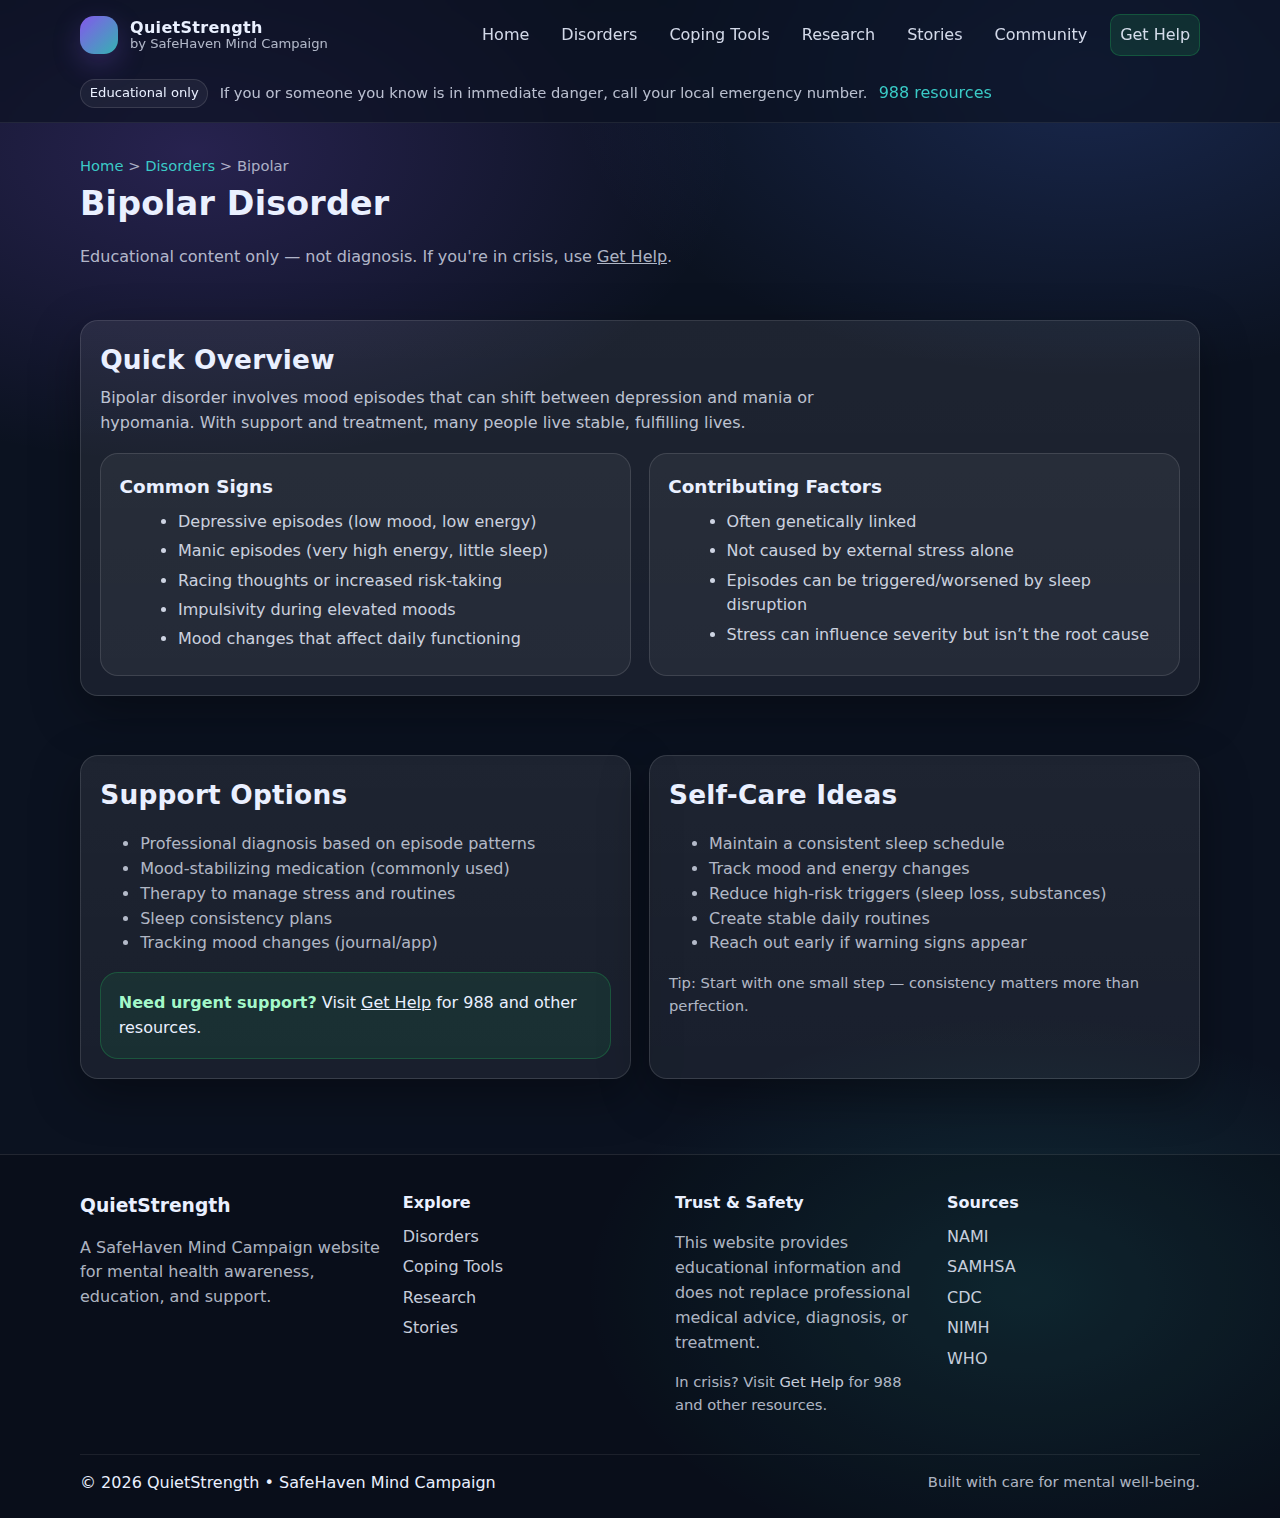
<file: disorders/BIPOLAR.html>
<!doctype html>
<html lang="en" data-root="../">
<head>
  <meta charset="utf-8">
  <meta name="viewport" content="width=device-width, initial-scale=1">
  <title>QuietStrength • Bipolar Disorder</title>
  <meta name="description" content="Learn about Bipolar Disorder with summaries and support options.">
  <link rel="stylesheet" href="../css/quitestrength.css">
</head>
<body>
  <div id="siteHeader"></div>

<main class="container">
  <div class="page-title">
    <div class="breadcrumb"><a href="../index.html">Home</a> > <a href="index.html">Disorders</a> > Bipolar</div>
    <h1>Bipolar Disorder</h1>
    <p class="muted">Educational content only — not diagnosis. If you're in crisis, use <a href="../help.html">Get Help</a>.</p>
  </div>

  <section class="section">
    <div class="card pad">
      <h2 style="margin-top:0;">Quick Overview</h2>
      <p class="lead">Bipolar disorder involves mood episodes that can shift between depression and mania or hypomania. With support and treatment, many people live stable, fulfilling lives.</p>
      <div class="grid two">
        <div class="feature">
          <h3>Common Signs</h3>
          <ul>
            <li>Depressive episodes (low mood, low energy)</li><li>Manic episodes (very high energy, little sleep)</li><li>Racing thoughts or increased risk-taking</li><li>Impulsivity during elevated moods</li><li>Mood changes that affect daily functioning</li>
          </ul>
        </div>
        <div class="feature">
          <h3>Contributing Factors</h3>
          <ul>
            <li>Often genetically linked</li><li>Not caused by external stress alone</li><li>Episodes can be triggered/worsened by sleep disruption</li><li>Stress can influence severity but isn’t the root cause</li>
          </ul>
        </div>
      </div>
    </div>
  </section>

  <section class="section">
    <div class="grid two">
      <div class="card pad">
        <h2 style="margin-top:0;">Support Options</h2>
        <ul class="muted">
          <li>Professional diagnosis based on episode patterns</li><li>Mood-stabilizing medication (commonly used)</li><li>Therapy to manage stress and routines</li><li>Sleep consistency plans</li><li>Tracking mood changes (journal/app)</li>
        </ul>
        <div style="margin-top:1rem" class="help-callout">
          <strong>Need urgent support?</strong> Visit <a href="../help.html">Get Help</a> for 988 and other resources.
        </div>
      </div>

      <div class="card pad">
        <h2 style="margin-top:0;">Self-Care Ideas</h2>
        <ul class="muted">
          <li>Maintain a consistent sleep schedule</li><li>Track mood and energy changes</li><li>Reduce high-risk triggers (sleep loss, substances)</li><li>Create stable daily routines</li><li>Reach out early if warning signs appear</li>
        </ul>
        <p class="muted small" style="margin-top:.9rem;">Tip: Start with one small step — consistency matters more than perfection.</p>
      </div>
    </div>
  </section>
  
</main>
  <div id="siteFooter"></div>
  <script src="../script/main.js"></script>
</body>
</html>
</file>
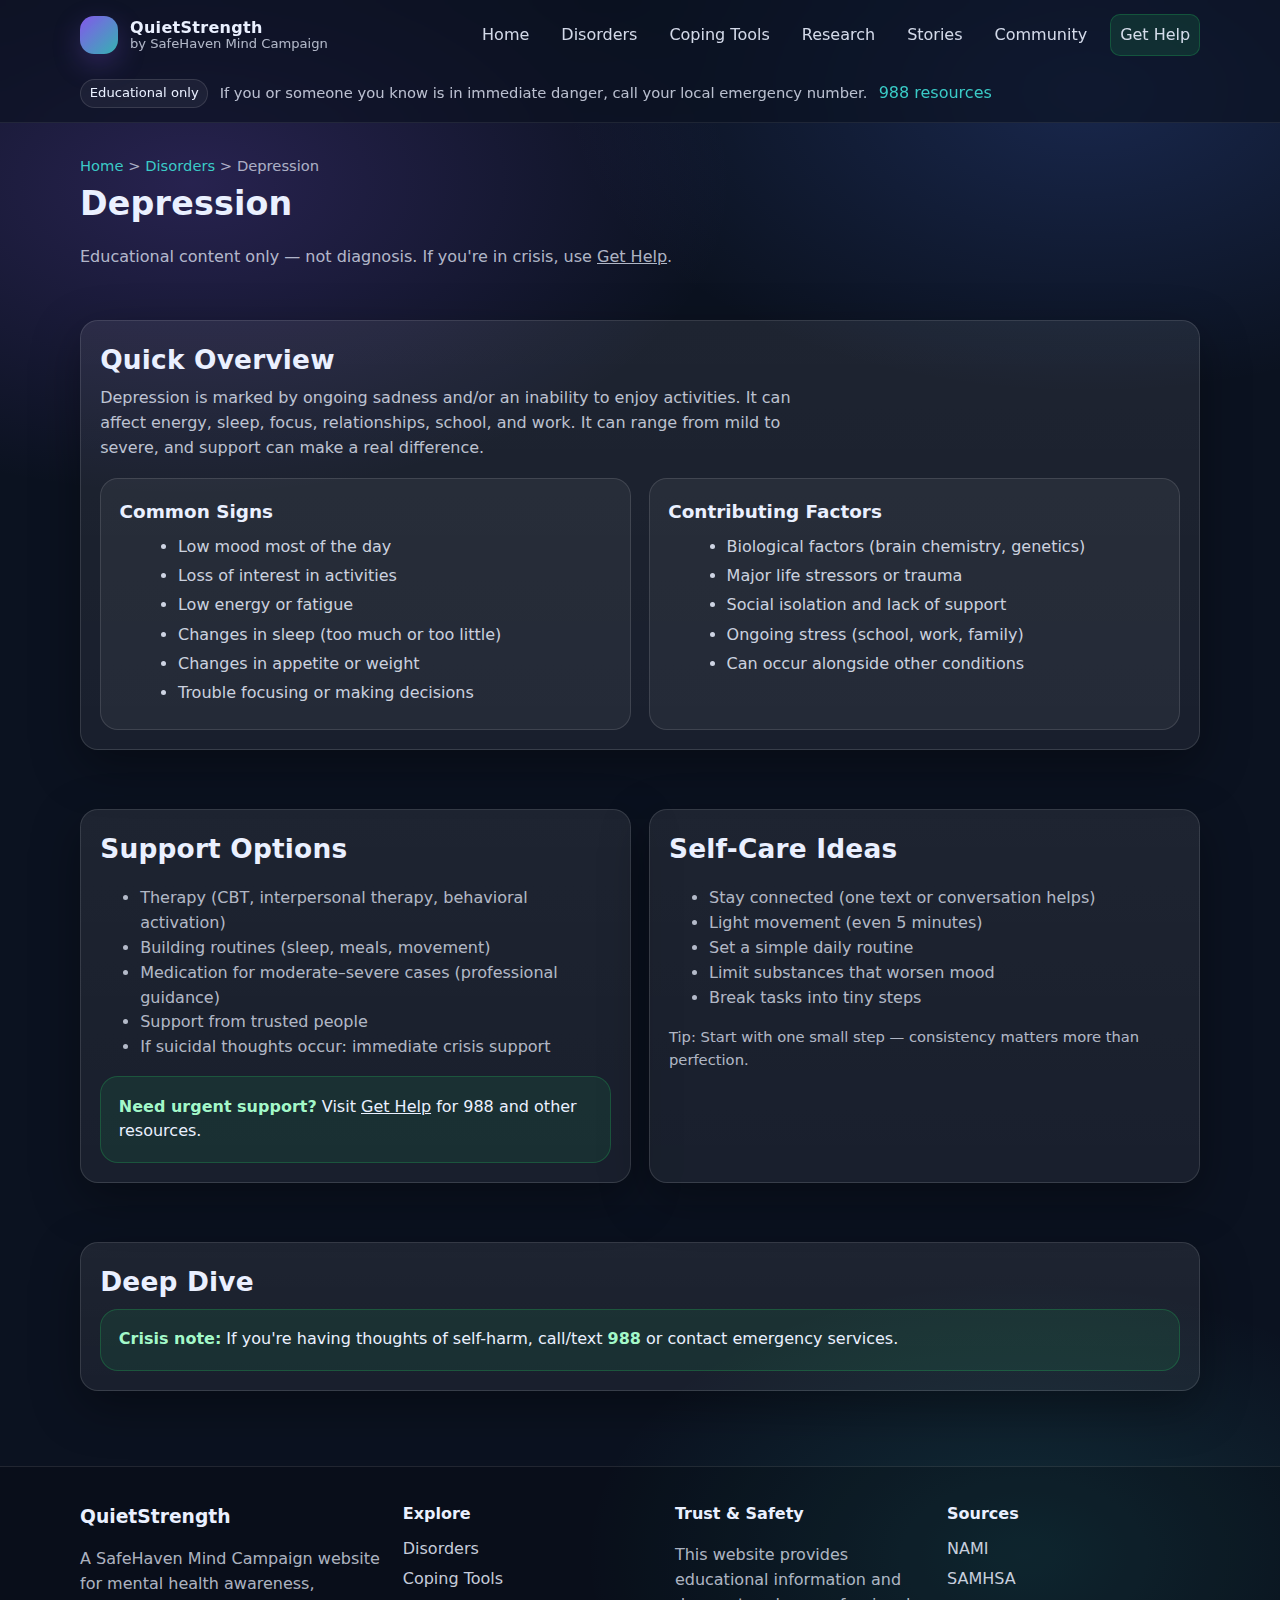
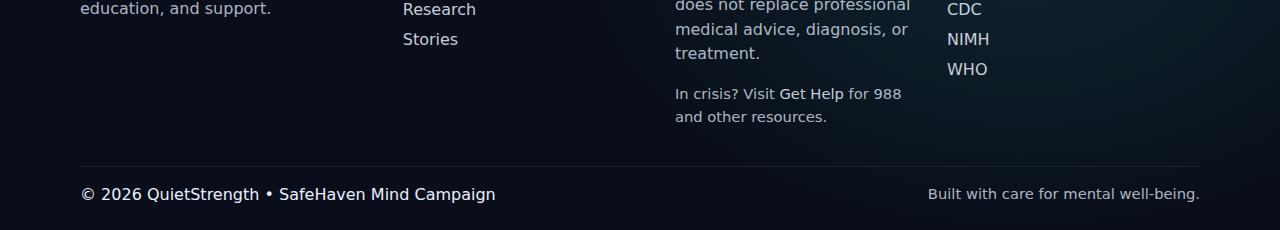
<file: disorders/DEPRESSION.html>
<!doctype html>
<html lang="en" data-root="../">
<head>
  <meta charset="utf-8">
  <meta name="viewport" content="width=device-width, initial-scale=1">
  <title>QuietStrength • Depression</title>
  <meta name="description" content="Learn about Depression with summaries and support options.">
  <link rel="stylesheet" href="../css/quitestrength.css">
</head>
<body>
  <div id="siteHeader"></div>

<main class="container">
  <div class="page-title">
    <div class="breadcrumb"><a href="../index.html">Home</a> > <a href="index.html">Disorders</a> > Depression</div>
    <h1>Depression</h1>
    <p class="muted">Educational content only — not diagnosis. If you're in crisis, use <a href="../help.html">Get Help</a>.</p>
  </div>

  <section class="section">
    <div class="card pad">
      <h2 style="margin-top:0;">Quick Overview</h2>
      <p class="lead">Depression is marked by ongoing sadness and/or an inability to enjoy activities. It can affect energy, sleep, focus, relationships, school, and work. It can range from mild to severe, and support can make a real difference.</p>
      <div class="grid two">
        <div class="feature">
          <h3>Common Signs</h3>
          <ul>
            <li>Low mood most of the day</li><li>Loss of interest in activities</li><li>Low energy or fatigue</li><li>Changes in sleep (too much or too little)</li><li>Changes in appetite or weight</li><li>Trouble focusing or making decisions</li>
          </ul>
        </div>
        <div class="feature">
          <h3>Contributing Factors</h3>
          <ul>
            <li>Biological factors (brain chemistry, genetics)</li><li>Major life stressors or trauma</li><li>Social isolation and lack of support</li><li>Ongoing stress (school, work, family)</li><li>Can occur alongside other conditions</li>
          </ul>
        </div>
      </div>
    </div>
  </section>

  <section class="section">
    <div class="grid two">
      <div class="card pad">
        <h2 style="margin-top:0;">Support Options</h2>
        <ul class="muted">
          <li>Therapy (CBT, interpersonal therapy, behavioral activation)</li><li>Building routines (sleep, meals, movement)</li><li>Medication for moderate–severe cases (professional guidance)</li><li>Support from trusted people</li><li>If suicidal thoughts occur: immediate crisis support</li>
        </ul>
        <div style="margin-top:1rem" class="help-callout">
          <strong>Need urgent support?</strong> Visit <a href="../help.html">Get Help</a> for 988 and other resources.
        </div>
      </div>

      <div class="card pad">
        <h2 style="margin-top:0;">Self-Care Ideas</h2>
        <ul class="muted">
          <li>Stay connected (one text or conversation helps)</li><li>Light movement (even 5 minutes)</li><li>Set a simple daily routine</li><li>Limit substances that worsen mood</li><li>Break tasks into tiny steps</li>
        </ul>
        <p class="muted small" style="margin-top:.9rem;">Tip: Start with one small step — consistency matters more than perfection.</p>
      </div>
    </div>
  </section>
  
  <section class="section">
    <div class="card pad">
      <h2 style="margin-top:0;">Deep Dive</h2>
      <div class="help-callout"><strong>Crisis note:</strong> If you're having thoughts of self-harm, call/text <strong>988</strong> or contact emergency services.</div>
    </div>
  </section>
</main>
  <div id="siteFooter"></div>
  <script src="../script/main.js"></script>
</body>
</html>
</file>
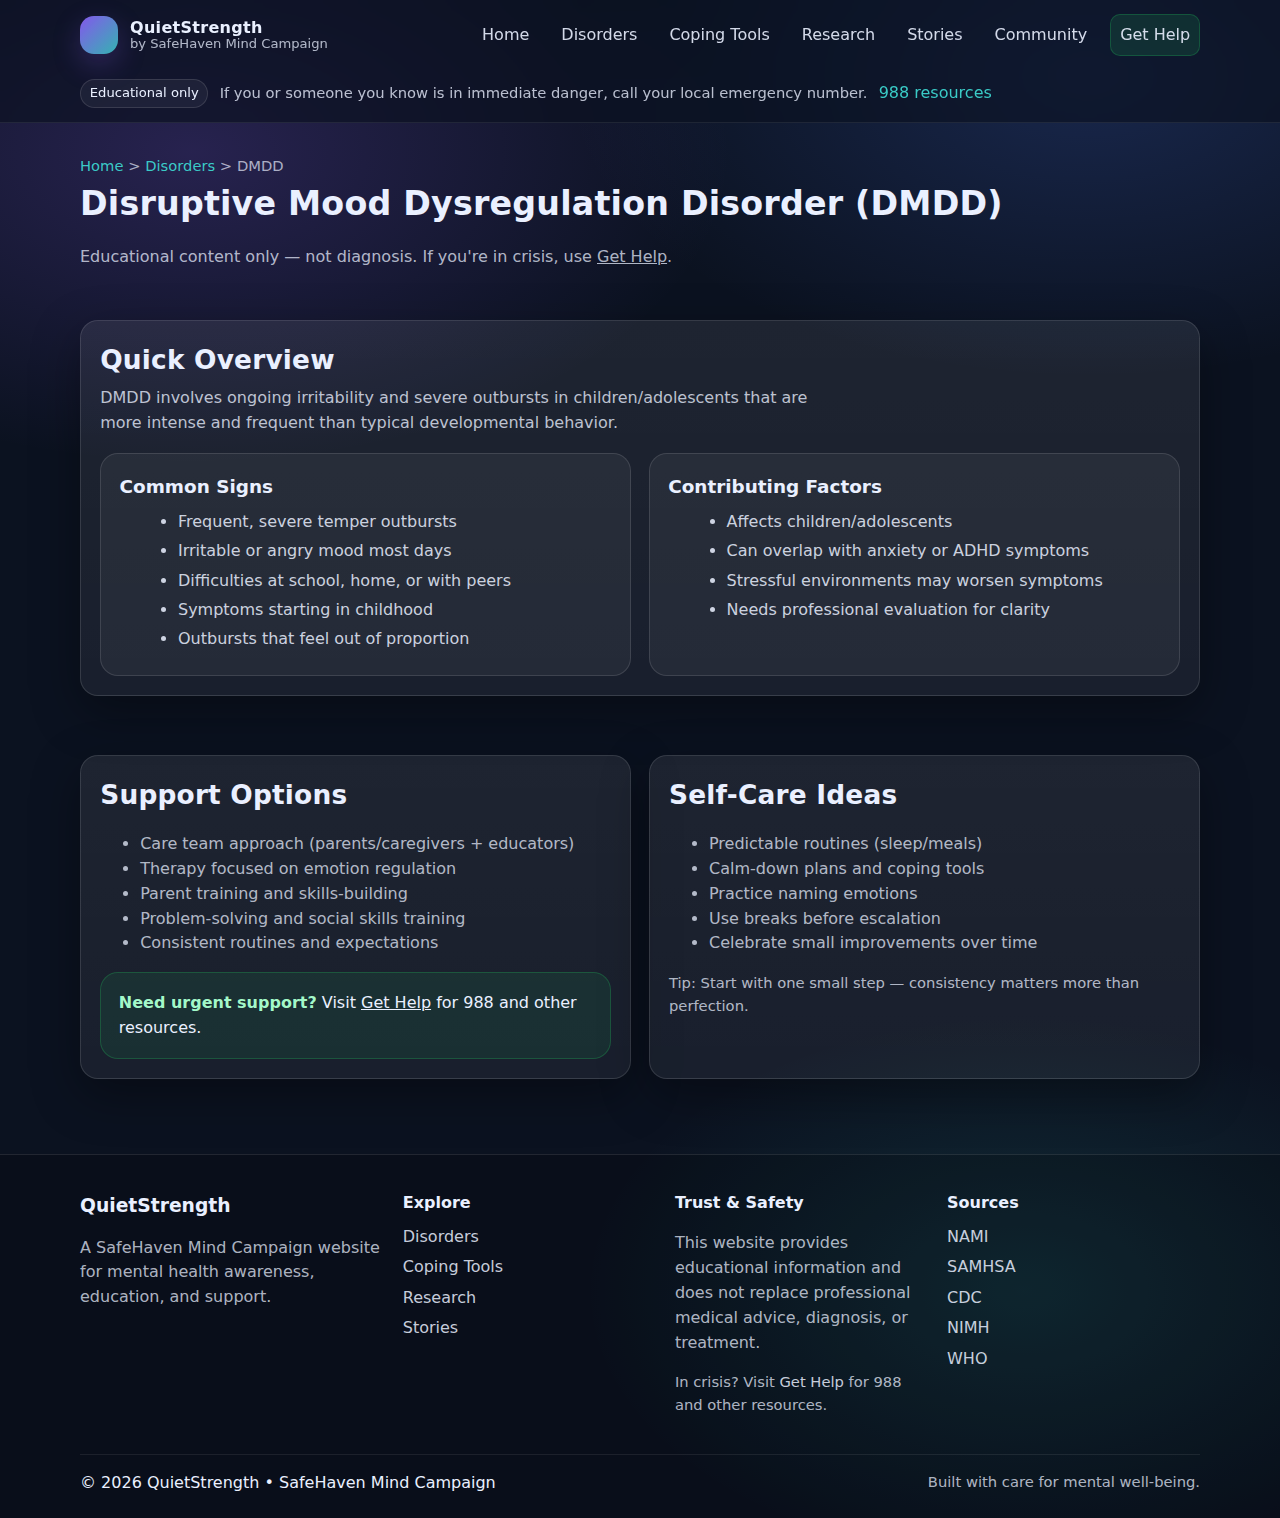
<file: disorders/DMDD.html>
<!doctype html>
<html lang="en" data-root="../">
<head>
  <meta charset="utf-8">
  <meta name="viewport" content="width=device-width, initial-scale=1">
  <title>QuietStrength • Disruptive Mood Dysregulation Disorder (DMDD)</title>
  <meta name="description" content="Learn about Disruptive Mood Dysregulation Disorder (DMDD) with summaries and support options.">
  <link rel="stylesheet" href="../css/quitestrength.css">
</head>
<body>
  <div id="siteHeader"></div>

<main class="container">
  <div class="page-title">
    <div class="breadcrumb"><a href="../index.html">Home</a> > <a href="index.html">Disorders</a> > DMDD</div>
    <h1>Disruptive Mood Dysregulation Disorder (DMDD)</h1>
    <p class="muted">Educational content only — not diagnosis. If you're in crisis, use <a href="../help.html">Get Help</a>.</p>
  </div>

  <section class="section">
    <div class="card pad">
      <h2 style="margin-top:0;">Quick Overview</h2>
      <p class="lead">DMDD involves ongoing irritability and severe outbursts in children/adolescents that are more intense and frequent than typical developmental behavior.</p>
      <div class="grid two">
        <div class="feature">
          <h3>Common Signs</h3>
          <ul>
            <li>Frequent, severe temper outbursts</li><li>Irritable or angry mood most days</li><li>Difficulties at school, home, or with peers</li><li>Symptoms starting in childhood</li><li>Outbursts that feel out of proportion</li>
          </ul>
        </div>
        <div class="feature">
          <h3>Contributing Factors</h3>
          <ul>
            <li>Affects children/adolescents</li><li>Can overlap with anxiety or ADHD symptoms</li><li>Stressful environments may worsen symptoms</li><li>Needs professional evaluation for clarity</li>
          </ul>
        </div>
      </div>
    </div>
  </section>

  <section class="section">
    <div class="grid two">
      <div class="card pad">
        <h2 style="margin-top:0;">Support Options</h2>
        <ul class="muted">
          <li>Care team approach (parents/caregivers + educators)</li><li>Therapy focused on emotion regulation</li><li>Parent training and skills-building</li><li>Problem-solving and social skills training</li><li>Consistent routines and expectations</li>
        </ul>
        <div style="margin-top:1rem" class="help-callout">
          <strong>Need urgent support?</strong> Visit <a href="../help.html">Get Help</a> for 988 and other resources.
        </div>
      </div>

      <div class="card pad">
        <h2 style="margin-top:0;">Self-Care Ideas</h2>
        <ul class="muted">
          <li>Predictable routines (sleep/meals)</li><li>Calm-down plans and coping tools</li><li>Practice naming emotions</li><li>Use breaks before escalation</li><li>Celebrate small improvements over time</li>
        </ul>
        <p class="muted small" style="margin-top:.9rem;">Tip: Start with one small step — consistency matters more than perfection.</p>
      </div>
    </div>
  </section>
  
</main>
  <div id="siteFooter"></div>
  <script src="../script/main.js"></script>
</body>
</html>
</file>
<file: css/quitestrength.css>
:root{
  --bg: #0b1220;
  --card: rgba(255,255,255,0.06);
  --card2: rgba(255,255,255,0.08);
  --line: rgba(255,255,255,0.12);

  --text: #eaf0ff;
  --muted: rgba(234,240,255,0.74);

  --violet: #8b5cf6;
  --blue: #4f7cff;
  --aqua: #3dd6d0; 
  --accent: #22c55e;

  --shadow: 0 16px 48px rgba(0,0,0,0.35);
  --radius: 18px;
  --radius2: 26px;

  --max: 1120px;
}

*{ box-sizing:border-box; }
html,body{ margin:0; padding:0; }
body{
  font-family: system-ui, -apple-system, Segoe UI, Roboto, Arial, sans-serif;
  background: radial-gradient(900px 520px at 15% 10%, rgba(139,92,246,0.22), transparent 60%),
              radial-gradient(900px 520px at 85% 5%, rgba(79,124,255,0.20), transparent 58%),
              radial-gradient(800px 500px at 80% 85%, rgba(61,214,208,0.14), transparent 55%),
              var(--bg);
  color: var(--text);
  line-height: 1.55;
}

.rounded-image {
border-radius: 40px; /* Adjust this value for more or less rounding */
height: 400px;
}

a{ color: inherit; }
img{ max-width:100%; height:auto; display:block; }

.container{
  width: min(var(--max), calc(100% - 2.4rem));
  margin: 0 auto;
}

.muted{ color: var(--muted); }
.small{ font-size: 0.92rem; }

.kicker{
  display:inline-flex;
  gap:.5rem;
  align-items:center;
  font-size: .92rem;
  padding: .35rem .7rem;
  border: 1px solid var(--line);
  border-radius: 999px;
  background: rgba(255,255,255,0.04);
}

.pill{
  display:inline-flex;
  align-items:center;
  font-size:.82rem;
  padding:.22rem .55rem;
  border-radius:999px;
  border:1px solid var(--line);
  background: rgba(255,255,255,0.05);
}

.btn{
  display:inline-flex;
  align-items:center;
  justify-content:center;
  gap:.55rem;
  padding: .85rem 1.05rem;
  border-radius: 14px;
  border: 1px solid transparent;
  text-decoration:none;
  font-weight: 650;
  letter-spacing: .2px;
  cursor:pointer;
}

.btn.primary{
  background: linear-gradient(135deg, rgba(139,92,246,0.95), rgba(79,124,255,0.95));
  box-shadow: 0 12px 30px rgba(79,124,255,0.25);
}

.btn.ghost{
  background: rgba(255,255,255,0.06);
  border-color: var(--line);
}

.btn:hover{ filter: brightness(1.05); }

.card{
  background: linear-gradient(180deg, var(--card2), var(--card));
  border: 1px solid var(--line);
  border-radius: var(--radius);
  box-shadow: var(--shadow);
}

.card.pad{ padding: 1.2rem; }

.grid{
  display:grid;
  gap: 1.1rem;
}

.grid.two{ grid-template-columns: repeat(2, minmax(0,1fr)); }
.grid.three{ grid-template-columns: repeat(3, minmax(0,1fr)); }

@media (max-width: 900px){
  .grid.two, .grid.three{ grid-template-columns: 1fr; }
}


.site-header{
  position: sticky;
  top: 0;
  z-index: 50;
  background: rgba(10,16,30,0.62);
  border-bottom: 1px solid rgba(255,255,255,0.08);
  backdrop-filter: blur(10px);
}

.nav-wrap{
  width: min(var(--max), calc(100% - 2.4rem));
  margin: 0 auto;
  display:flex;
  align-items:center;
  justify-content:space-between;
  gap: 1rem;
  padding: .9rem 0;
}

.brand{
  display:flex;
  align-items:center;
  gap:.75rem;
  text-decoration:none;
}
.brand-mark{
  width: 38px; height: 38px;
  border-radius: 14px;
  background: linear-gradient(135deg, rgba(139,92,246,0.95), rgba(61,214,208,0.82));
  box-shadow: 0 10px 28px rgba(139,92,246,0.25);
}
.brand-text{ display:flex; flex-direction:column; line-height:1.1; }
.brand-name{ font-weight: 800; letter-spacing:.3px; }
.brand-tag{ font-size:.82rem; color: var(--muted); }

.site-nav{
  display:flex;
  align-items:center;
  gap: .9rem;
  flex-wrap: wrap;
  justify-content:flex-end;
}
.site-nav a{
  text-decoration:none;
  padding: .45rem .55rem;
  border-radius: 10px;
  color: rgba(234,240,255,0.9);
}
.site-nav a:hover{
  background: rgba(255,255,255,0.06);
}
.site-nav .nav-cta{
  background: rgba(34,197,94,0.14);
  border: 1px solid rgba(34,197,94,0.26);
}

.nav-dd{
  position: relative;
}
.nav-dd summary{
  list-style:none;
  cursor:pointer;
  padding: .45rem .55rem;
  border-radius: 10px;
  color: rgba(234,240,255,0.9);
}
.nav-dd summary:hover{
  background: rgba(255,255,255,0.06);
}
.nav-dd summary::-webkit-details-marker{ display:none; }

.nav-dd-menu{
  position:absolute;
  right:0;
  margin-top: .55rem;
  min-width: 220px;
  padding: .6rem;
  border-radius: 16px;
  background: rgba(12,18,34,0.95);
  border: 1px solid rgba(255,255,255,0.10);
  box-shadow: var(--shadow);
  display:flex;
  flex-direction:column;
  gap: .25rem;
}
.nav-dd[open] .nav-dd-menu{ animation: pop .12s ease-out; }
@keyframes pop{ from{ transform: translateY(-6px); opacity:.6; } to{ transform:none; opacity:1; } }

.nav-dd-menu a{
  padding: .55rem .65rem;
  border-radius: 12px;
}
.nav-dd-sep{
  height: 1px;
  background: rgba(255,255,255,0.10);
  margin: .35rem 0;
}

.safety-strip{
  width: min(var(--max), calc(100% - 2.4rem));
  margin: 0 auto;
  padding: .55rem 0 0.85rem;
  display:flex;
  gap: .7rem;
  align-items:center;
  flex-wrap: wrap;
}
.safety-text{ color: rgba(234,240,255,0.78); font-size:.92rem; }
.safety-link{ color: rgba(61,214,208,0.95); text-decoration:none; }
.safety-link:hover{ text-decoration: underline; }


.hero{
  padding: 3.5rem 0 1.6rem;
}
.hero-wrap{
  display:grid;
  grid-template-columns: 1.2fr 0.8fr;
  gap: 1.3rem;
  align-items: stretch;
}
@media (max-width: 900px){
  .hero-wrap{ grid-template-columns: 1fr; }
}

.hero h1{
  font-size: clamp(2rem, 3.4vw, 3.2rem);
  margin: .6rem 0 .55rem;
  line-height: 1.1;
  letter-spacing: .2px;
}
.hero p{ margin: 0 0 1.1rem; color: rgba(234,240,255,0.86); }

.hero-card{
  padding: 1.35rem 1.3rem;
  border-radius: var(--radius2);
  background: linear-gradient(180deg, rgba(255,255,255,0.09), rgba(255,255,255,0.05));
  border: 1px solid rgba(255,255,255,0.12);
  box-shadow: var(--shadow);
}

.hero-side{
  padding: 1.15rem;
  border-radius: var(--radius2);
  border: 1px solid rgba(255,255,255,0.12);
  background: radial-gradient(520px 320px at 30% 20%, rgba(139,92,246,0.25), transparent 60%),
              radial-gradient(520px 320px at 70% 80%, rgba(61,214,208,0.16), transparent 55%),
              rgba(255,255,255,0.05);
  display:flex;
  flex-direction:column;
  justify-content:space-between;
  gap: .85rem;
}

.placeholder-img{
  border: 1px dashed rgba(255,255,255,0.25);
  border-radius: 18px;
  min-height: 180px;
  display:flex;
  align-items:center;
  justify-content:center;
  color: rgba(234,240,255,0.70);
  padding: 1rem;
  text-align:center;
  background: rgba(0,0,0,0.10);
}


.section{
  padding: 1.5rem 0 2.2rem;
}
.section h2{
  margin: 0 0 .35rem;
  font-size: 1.65rem;
  letter-spacing: .2px;
}
.section p.lead{
  margin: 0 0 1.1rem;
  color: rgba(234,240,255,0.78);
  max-width: 72ch;
}

.feature{
  padding: 1.15rem;
  border-radius: var(--radius);
  border: 1px solid rgba(255,255,255,0.12);
  background: rgba(255,255,255,0.05);
}

.feature h3{ margin: 0 0 .35rem; font-size: 1.15rem; }
.feature ul{ margin: .55rem 0 0 1.15rem; color: rgba(234,240,255,0.86); }
.feature li{ margin: .28rem 0; }

.topic-card{
  padding: 1.05rem;
}
.topic-top{
  display:flex;
  align-items:flex-start;
  justify-content:space-between;
  gap: .8rem;
}
.topic-top h3{ margin:0; font-size: 1.15rem; }
.topic-top .tag{
  font-size:.78rem;
  padding:.22rem .55rem;
  border-radius:999px;
  border:1px solid rgba(255,255,255,0.14);
  background: rgba(255,255,255,0.05);
  color: rgba(234,240,255,0.78);
  white-space:nowrap;
}
.topic-card p{ margin: .55rem 0 .8rem; color: rgba(234,240,255,0.78); }
.topic-actions{ display:flex; gap:.6rem; flex-wrap:wrap; }

.split{
  display:grid;
  grid-template-columns: 1fr 1fr;
  gap: 1.1rem;
}
@media (max-width: 900px){
  .split{ grid-template-columns: 1fr; }
}


.help-callout{
  border: 1px solid rgba(34,197,94,0.26);
  background: rgba(34,197,94,0.10);
  padding: 1.1rem;
  border-radius: var(--radius);
}
.help-callout strong{ color: rgba(168,255,206,0.98); }


.board{
  padding: 1.1rem;
}
.board form{
  display:grid;
  gap:.75rem;
}
.input, textarea{
  width:100%;
  border-radius: 14px;
  border: 1px solid rgba(255,255,255,0.14);
  background: rgba(0,0,0,0.18);
  color: rgba(234,240,255,0.92);
  padding: .85rem .9rem;
  font: inherit;
}
textarea{ min-height: 120px; resize: vertical; }
label{ font-weight: 650; }
.post{
  padding: .95rem;
  border-radius: 16px;
  border: 1px solid rgba(255,255,255,0.12);
  background: rgba(255,255,255,0.05);
}
.post .meta{
  display:flex;
  justify-content:space-between;
  gap:.8rem;
  color: rgba(234,240,255,0.70);
  font-size: .9rem;
  margin-bottom: .35rem;
}
.post .text{ margin:0; color: rgba(234,240,255,0.88); white-space: pre-wrap; }


.site-footer{
  margin-top: 2.5rem;
  border-top: 1px solid rgba(255,255,255,0.10);
  background: rgba(0,0,0,0.18);
}
.footer-grid{
  width: min(var(--max), calc(100% - 2.4rem));
  margin: 0 auto;
  padding: 2.2rem 0 1.4rem;
  display:grid;
  grid-template-columns: 1.2fr 1fr 1fr 1fr;
  gap: 1.2rem;
}
@media (max-width: 980px){
  .footer-grid{ grid-template-columns: 1fr 1fr; }
}
@media (max-width: 560px){
  .footer-grid{ grid-template-columns: 1fr; }
}

.site-footer h3, .site-footer h4{ margin: 0 0 .6rem; }
.site-footer ul{ margin:0; padding:0; list-style:none; display:grid; gap:.35rem; }
.site-footer a{ color: rgba(234,240,255,0.85); text-decoration:none; }
.site-footer a:hover{ text-decoration: underline; }

.footer-bottom{
  width: min(var(--max), calc(100% - 2.4rem));
  margin: 0 auto;
  padding: 1rem 0 1.4rem;
  border-top: 1px solid rgba(255,255,255,0.08);
  display:flex;
  justify-content:space-between;
  gap:.9rem;
  flex-wrap:wrap;
}


.page-title{
  padding: 2.0rem 0 .6rem;
}
.page-title h1{
  margin:0 0 .3rem;
  font-size: clamp(1.8rem, 2.6vw, 2.45rem);
  letter-spacing:.2px;
}
.breadcrumb{
  color: rgba(234,240,255,0.70);
  font-size: .92rem;
}
.breadcrumb a{ 
    color: rgba(61,214,208,0.95); text-decoration:none;
}
.breadcrumb a:hover{ 
    text-decoration: underline; 
}
</file>
